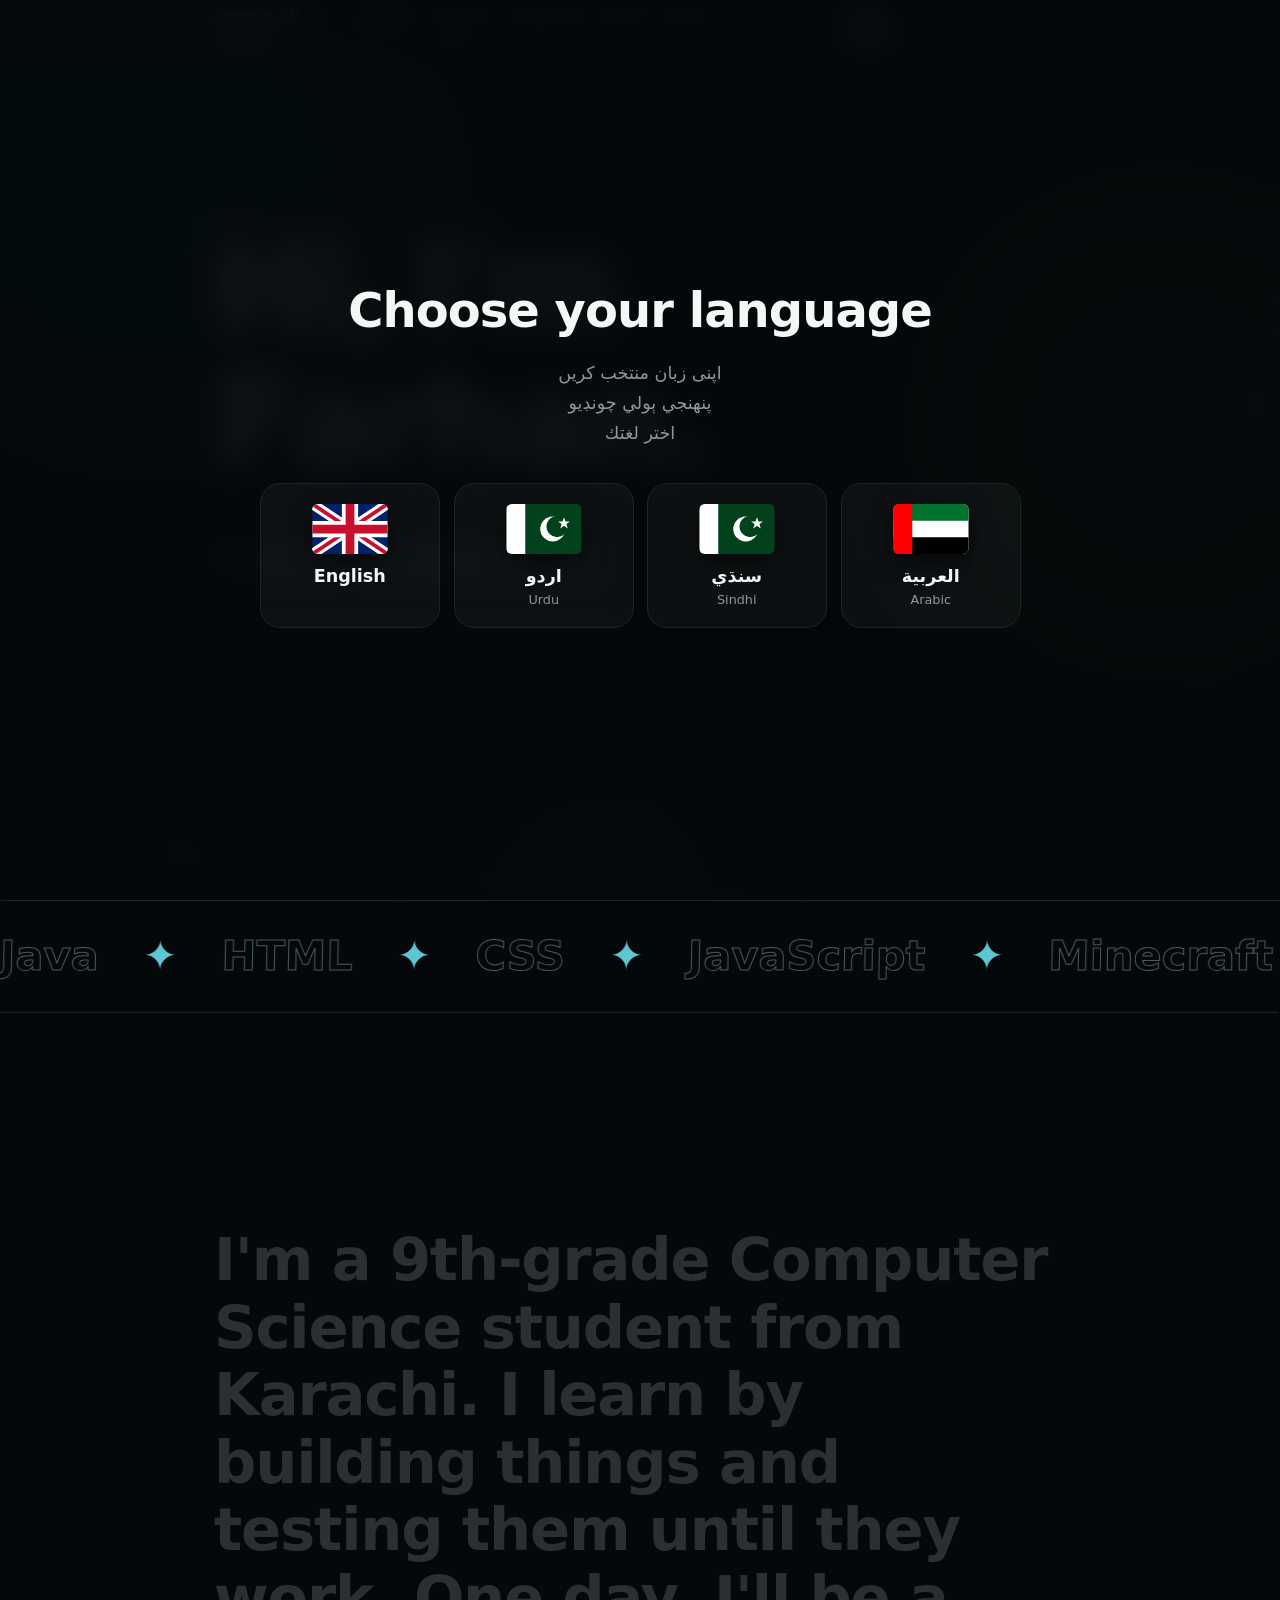
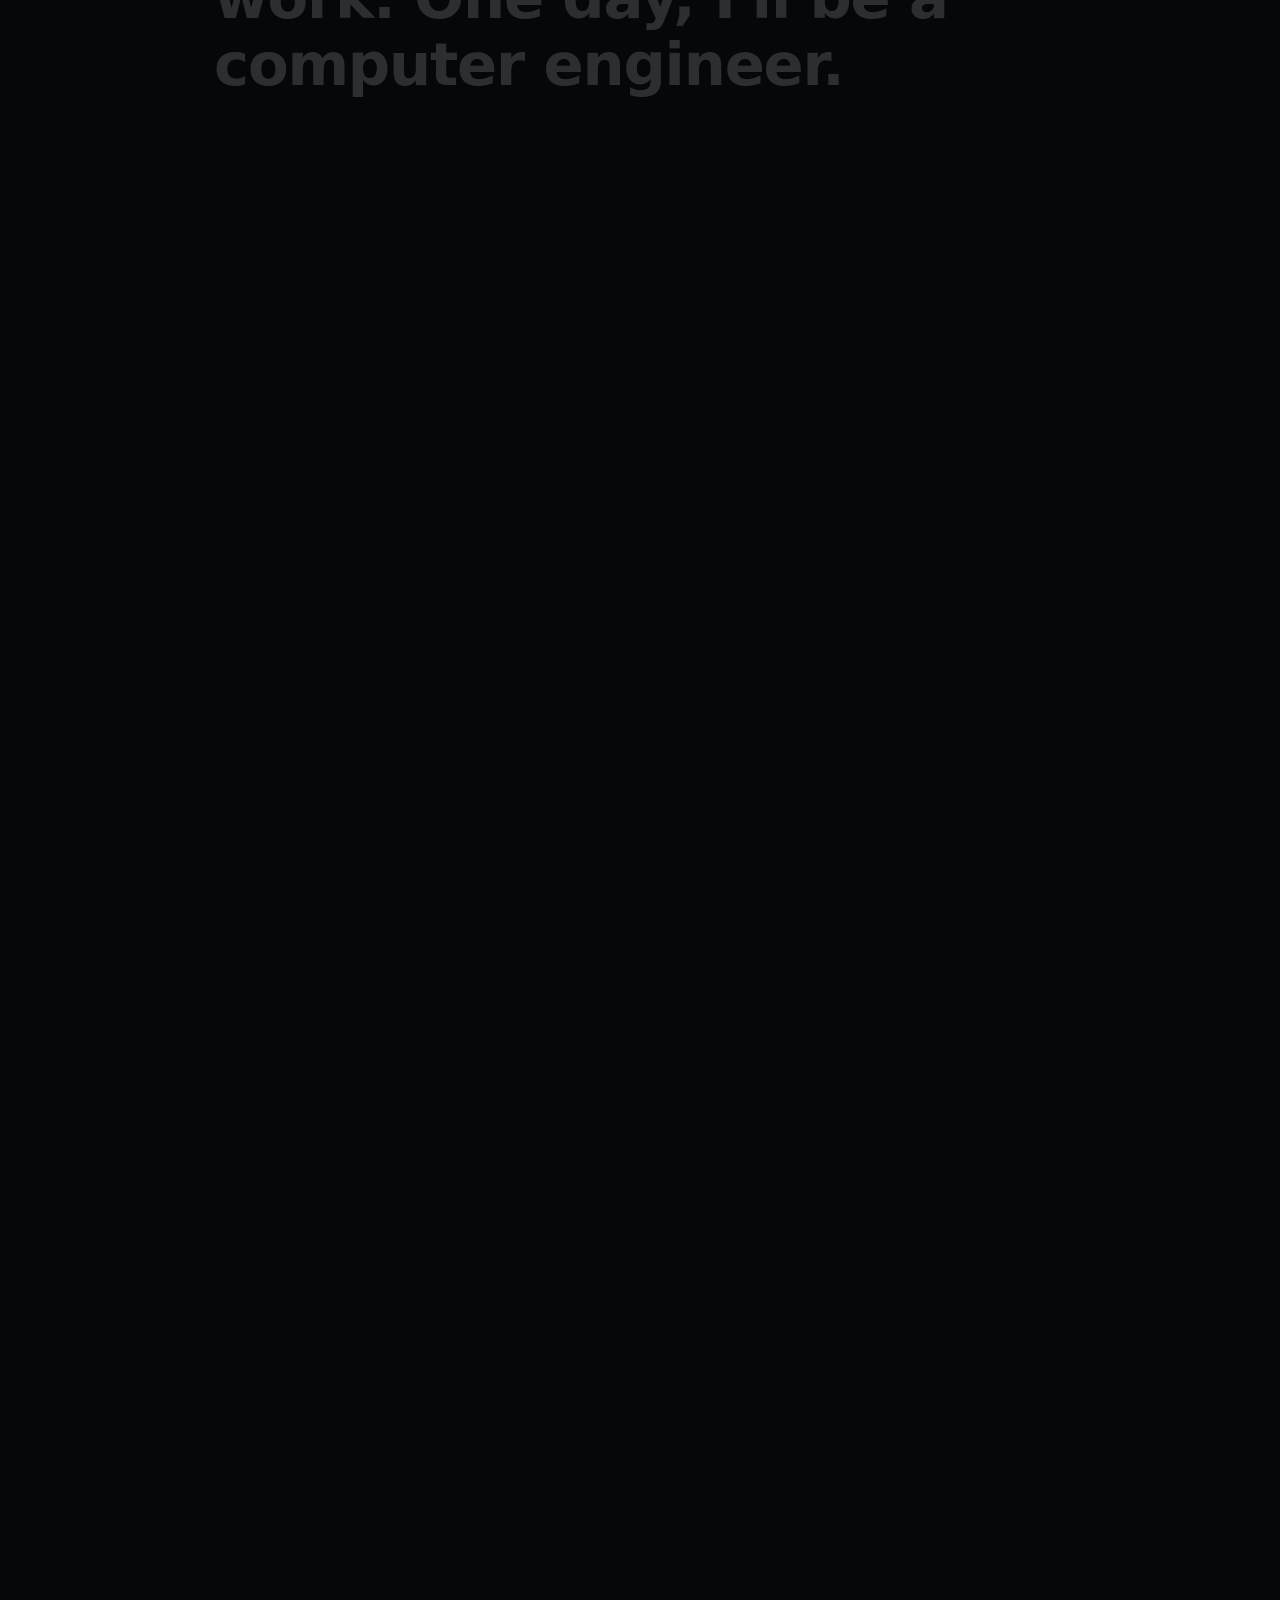
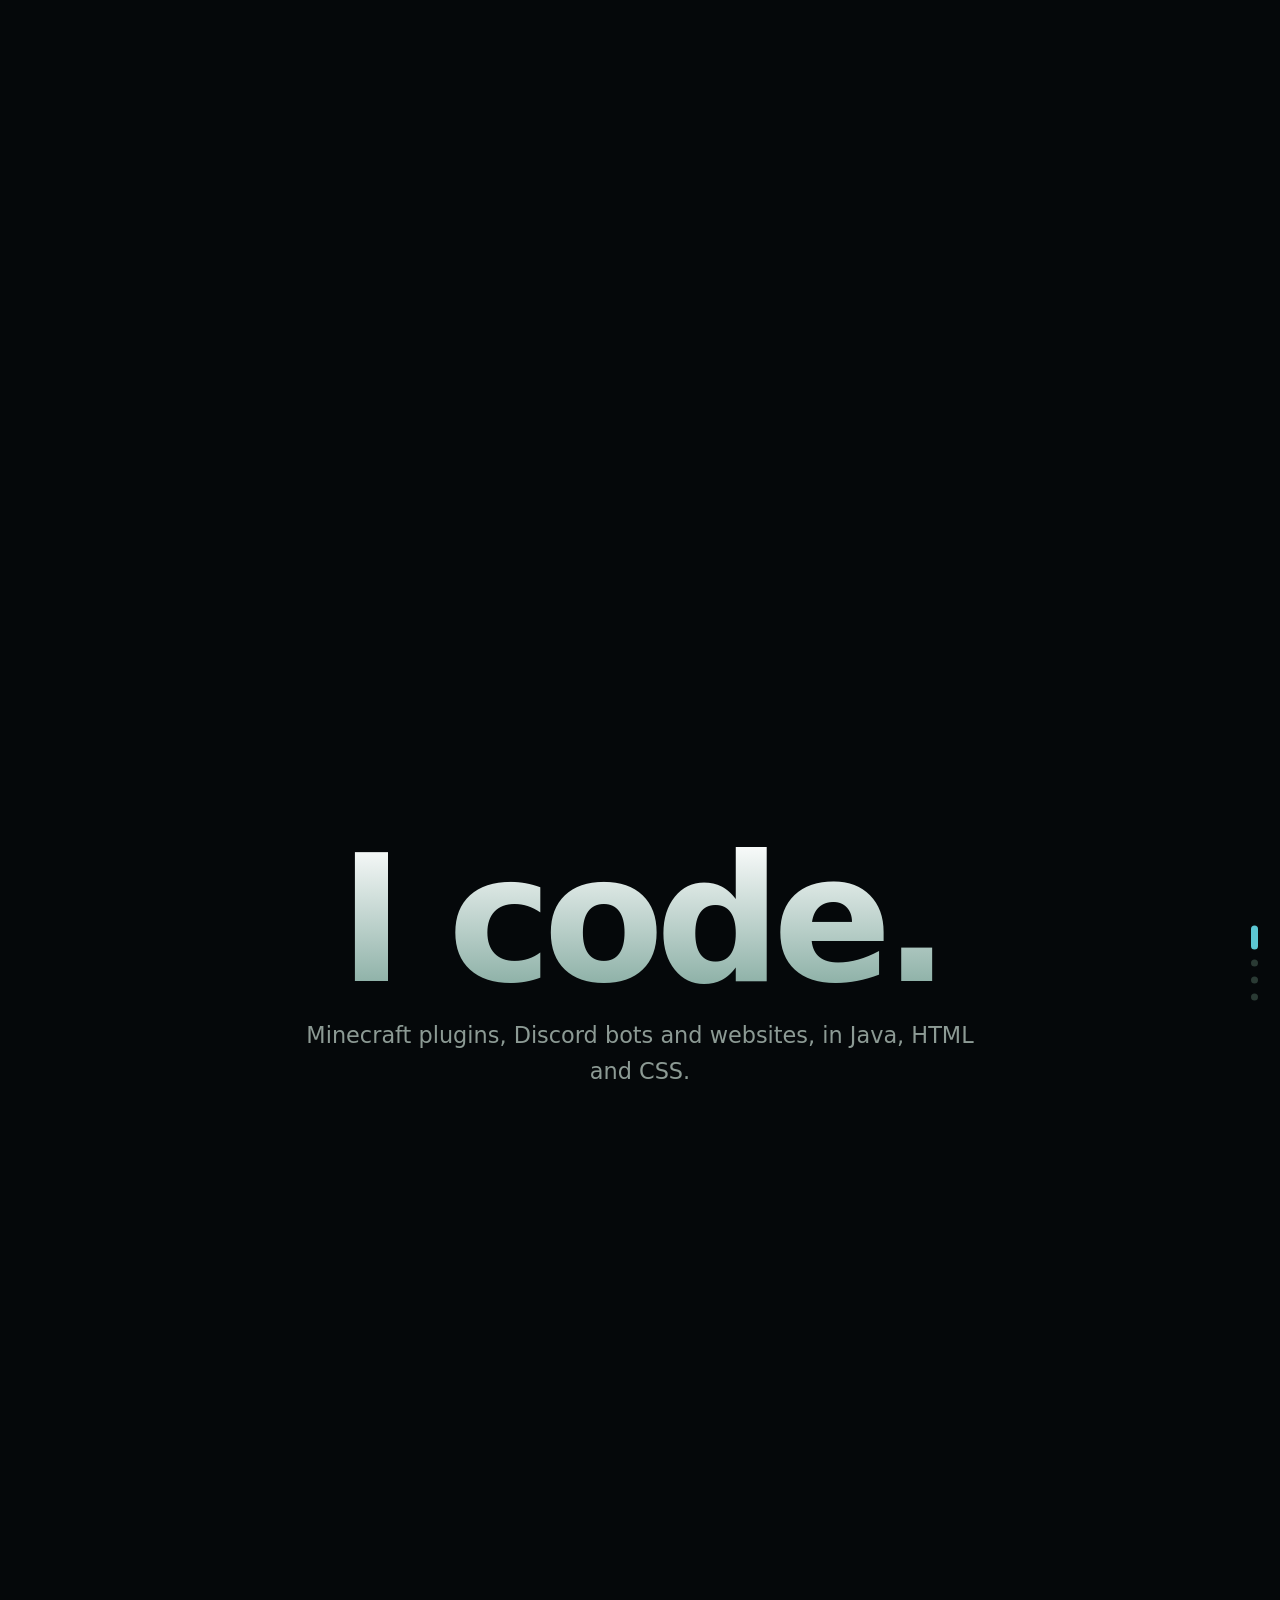
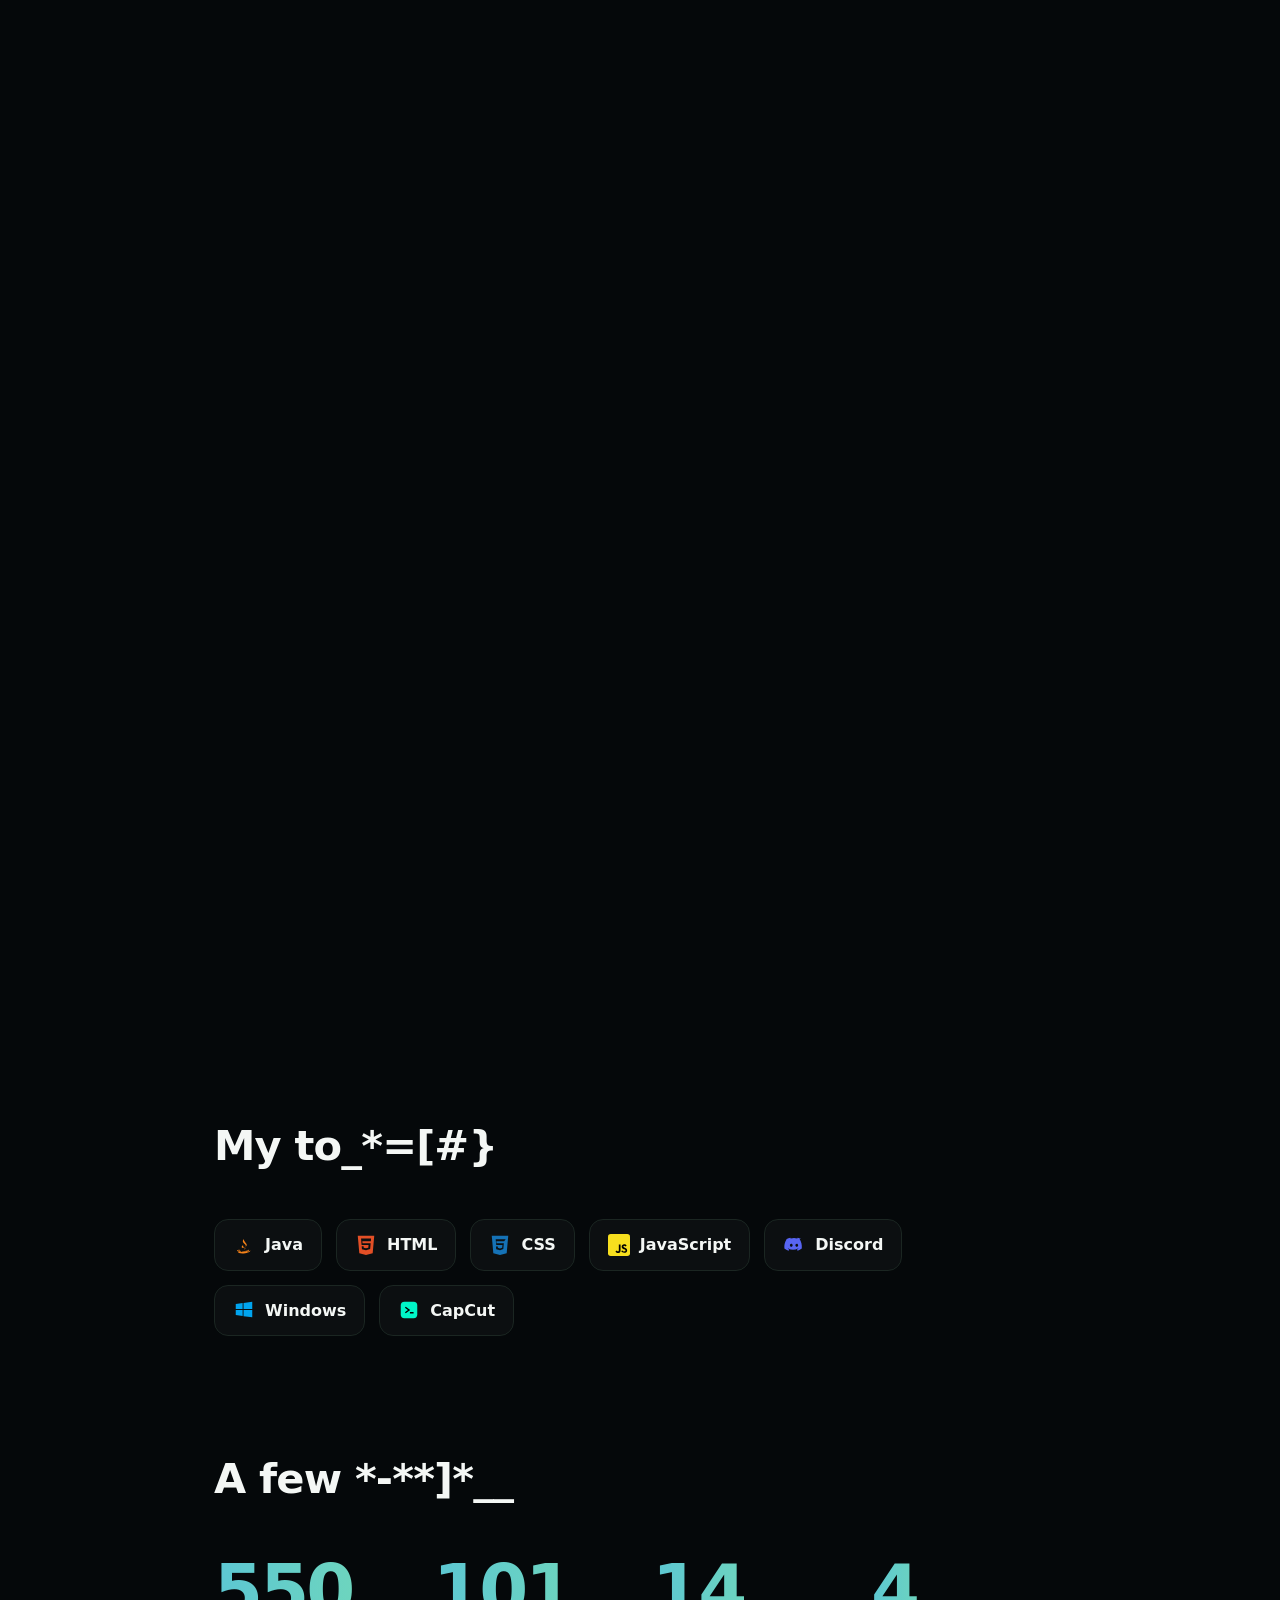
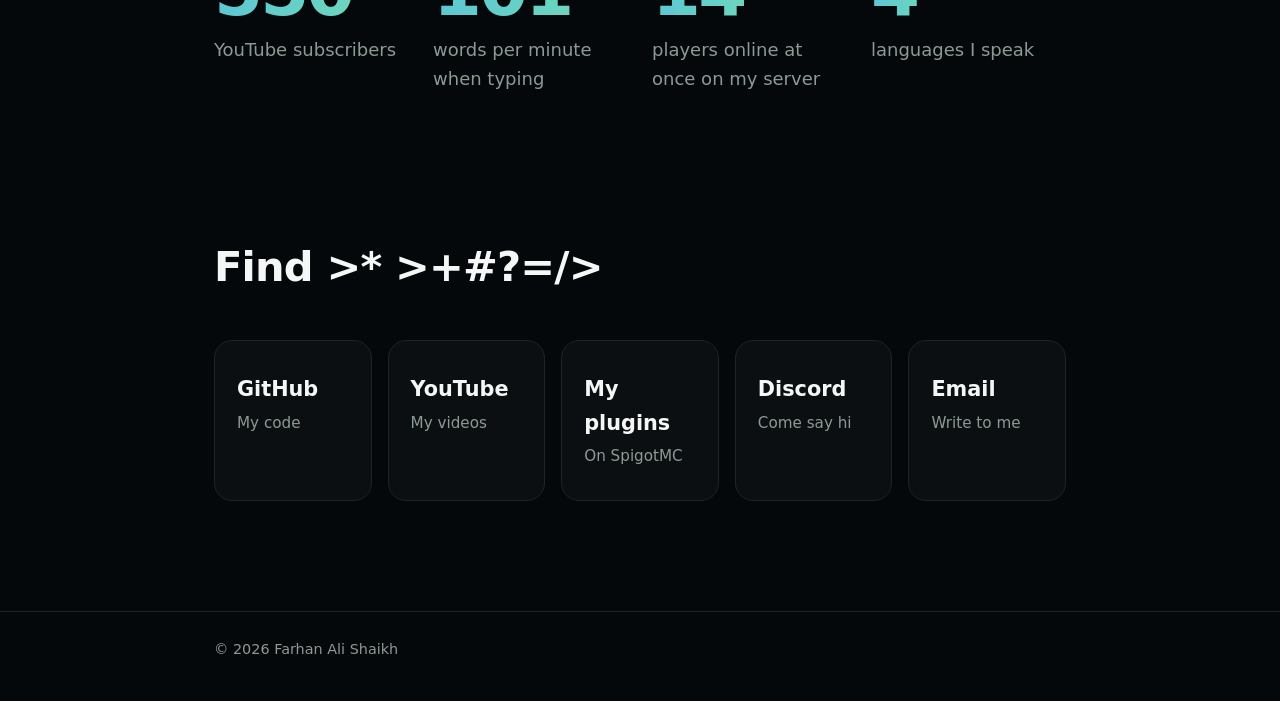
<file: index.html>
<!DOCTYPE html>
<html lang="en" dir="ltr">
<head>
<meta charset="utf-8">
<meta name="viewport" content="width=device-width, initial-scale=1">
<title>Farhan Ali Shaikh</title>
<meta name="description" content="Hi, I'm Farhan, a 9th-grade Computer Science student from Karachi who codes, fixes computers, makes videos and teaches.">
<meta name="theme-color" content="#05080a">
<link rel="preconnect" href="https://fonts.googleapis.com"><link rel="preconnect" href="https://fonts.gstatic.com" crossorigin>
<link href="https://fonts.googleapis.com/css2?family=Noto+Naskh+Arabic:wght@500;700&display=swap" rel="stylesheet">
<script>if(!matchMedia('(prefers-reduced-motion: reduce)').matches)document.documentElement.classList.add('fx');</script>
<link rel="stylesheet" href="style.css">
</head>
<body>
<div id="bar"></div>
<div class="dotnav" role="navigation" aria-label="Section jump">
  <button data-t="#top" data-lbl="Top" aria-label="Top"></button>
  <button data-t="#about" data-lbl="About" aria-label="About"></button>
  <button data-t="#do" data-lbl="What I do" aria-label="What I do"></button>
  <button data-t="#tools" data-lbl="Toolbox" aria-label="Toolbox"></button>
  <button data-t="#find" data-lbl="Find me" aria-label="Find me"></button>
</div>
<button id="totop" aria-label="Back to top"><svg viewBox="0 0 24 24"><path d="M12 19V5M5 12l7-7 7 7"/></svg></button>
<div id="pick" role="dialog" aria-modal="true" aria-label="Choose your language"><div class="pk"><h2>Choose your language</h2><p lang="ur" dir="rtl">اپنی زبان منتخب کریں</p><p lang="sd" dir="rtl">پنهنجي ٻولي چونڊيو</p><p lang="ar" dir="rtl">اختر لغتك</p></div><div class="fl"><button data-l="en" style="--n:0"><svg viewBox="0 0 60 40" aria-hidden="true"><rect width="60" height="40" fill="#012169"/><path d="M0 0L60 40M60 0L0 40" stroke="#fff" stroke-width="8"/><path d="M0 0L60 40M60 0L0 40" stroke="#C8102E" stroke-width="3"/><path d="M30 0V40M0 20H60" stroke="#fff" stroke-width="13"/><path d="M30 0V40M0 20H60" stroke="#C8102E" stroke-width="7"/></svg><span>English</span></button><button data-l="ur" style="--n:1"><svg viewBox="0 0 60 40" aria-hidden="true"><rect width="60" height="40" fill="#01411C"/><rect width="15" height="40" fill="#fff"/><circle cx="37" cy="20" r="10" fill="#fff"/><circle cx="40.5" cy="18" r="8.5" fill="#01411C"/><path d="M46 10.5l1.2 3.4h3.6l-2.9 2.1 1.1 3.5-3-2.1-3 2.1 1.1-3.5-2.9-2.1h3.6z" fill="#fff"/></svg><span>اردو</span><small>Urdu</small></button><button data-l="sd" style="--n:2"><svg viewBox="0 0 60 40" aria-hidden="true"><rect width="60" height="40" fill="#01411C"/><rect width="15" height="40" fill="#fff"/><circle cx="37" cy="20" r="10" fill="#fff"/><circle cx="40.5" cy="18" r="8.5" fill="#01411C"/><path d="M46 10.5l1.2 3.4h3.6l-2.9 2.1 1.1 3.5-3-2.1-3 2.1 1.1-3.5-2.9-2.1h3.6z" fill="#fff"/></svg><span>سنڌي</span><small>Sindhi</small></button><button data-l="ar" style="--n:3"><svg viewBox="0 0 60 40" aria-hidden="true"><rect width="60" height="40" fill="#fff"/><rect width="60" height="13.4" fill="#00732F"/><rect y="26.6" width="60" height="13.4" fill="#000"/><rect width="15" height="40" fill="#F00"/></svg><span>العربية</span><small>Arabic</small></button></div></div>
<div id="intro" aria-hidden="true"><div class="curt c1"></div><div class="curt c2"></div><div class="il"><div class="iname" id="iname"></div><div class="ib"><i id="ifill"></i></div><div class="ip" id="ipct">0%</div></div></div>
<div id="toast" data-i="egg" role="status">You found the secret!</div>

<nav aria-label="Main"><div class="wrap">
  <a class="brand" href="#top" data-i="brand">Farhan Ali Shaikh</a>
  <span class="nl"><a href="#about" data-i="n1">About</a><a href="#do" data-i="n2">What I do</a><a href="projects.html" data-i="n4">Projects</a><a href="now.html" data-i="n5">Now</a><a href="#find" data-i="n3">Find me</a></span>
  <button id="snd" type="button" aria-label="Sound" aria-pressed="true"><svg viewBox="0 0 24 24"><path d="M4 9v6h4l5 4V5L8 9z"/><path class="wv" d="M16.5 8.5a5 5 0 010 7M19 6a8.5 8.5 0 010 12"/><path class="x" d="M17 9l5 6M22 9l-5 6"/></svg></button>
  <div class="themes"><button class="tbtn" id="tbtn" type="button" aria-label="Theme" aria-haspopup="true" aria-expanded="false"><svg viewBox="0 0 24 24" fill="none" stroke="currentColor" stroke-width="2"><circle cx="12" cy="12" r="9"/><circle cx="12" cy="12" r="2.4" fill="currentColor" stroke="none"/></svg></button>
    <div class="tmenu" id="tmenu" role="menu"><span class="lbl" data-i="thlbl">Theme</span>
      <button data-th="ocean" style="background:linear-gradient(135deg,#5CC7D3,#7FE3A8)" aria-label="Ocean"></button>
      <button data-th="sunset" style="background:linear-gradient(135deg,#FF9F5A,#FF6B9E)" aria-label="Sunset"></button>
      <button data-th="purple" style="background:linear-gradient(135deg,#B98CFF,#7FE3E3)" aria-label="Purple Haze"></button>
      <button data-th="forest" style="background:linear-gradient(135deg,#8FD17A,#C9E265)" aria-label="Forest"></button>
      <button data-th="mono" style="background:linear-gradient(135deg,#DADADA,#8A8A8A)" aria-label="Mono"></button>
      <button data-th="legend" class="locked" style="background:linear-gradient(135deg,#F0C24B,#4A360A)" aria-label="Legend (find all 3 shards to unlock)" title="Find all 3 shards to unlock"></button>
    </div>
  </div>
  <div class="lang" role="group" aria-label="Language"><button data-l="en">EN</button><button data-l="ur">اردو</button><button data-l="sd">سنڌي</button><button data-l="ar">عربي</button></div>
</div></nav>

<main id="top">
  <section class="hero">
    <div class="blob b1"></div><div class="blob b2"></div><div class="blob b3"></div>
    <div class="wrap" id="hc">
      <h1 id="h1" data-i="h1">Hi, I'm Farhan.</h1>
      <p class="type"><span class="sr" data-i="sr">I code Minecraft plugins, Discord bots, websites and more.</span><span aria-hidden="true"><span data-i="tp">I code</span> <span id="word"></span><span class="cur"></span></span></p>
      <p class="lead" data-i="lead">A 9th-grade student from Karachi who loves computers.</p>
    </div>
    <div class="clk"><span data-i="clk">Karachi time</span><b id="clock"></b><i class="shard" data-shard="1" aria-hidden="true"></i></div>
    <div class="cue" aria-hidden="true"></div>
  </section>
  <div class="marq" aria-hidden="true"><div class="track" id="track"><span>Java</span><span>HTML</span><span>CSS</span><span>JavaScript</span><span>Minecraft</span><span>Discord</span><span>CapCut</span><span>Windows</span></div></div>

  <section class="scene" id="about"><div class="stage"><div class="wrap">
    <p class="story" id="story" data-i="story">I'm a 9th-grade Computer Science student from Karachi. I learn by building things and testing them until they work. One day, I'll be a computer engineer.</p>
  </div></div></section>

  <section class="scene" id="do"><div class="stage">
    <div class="dots" aria-hidden="true"><i></i><i></i><i></i><i></i></div>
    <div class="panels">
      <div class="panel"><h2 data-i="p1">I code.</h2><p data-i="q1">Minecraft plugins, Discord bots and websites, in Java, HTML and CSS.</p></div>
      <div class="panel"><h2 data-i="p2">I fix.</h2><p data-i="q2">Windows installs, software problems, and RAM, disk and motherboard checks.</p></div>
      <div class="panel"><h2 data-i="p3">I create.</h2><p data-i="q3">A YouTube channel of random fun videos, with 600+ subscribers.</p></div>
      <div class="panel"><h2 data-i="p4">I teach.</h2><p data-i="q4">I explain tech simply, so my friends can do it themselves.</p></div>
    </div>
  </div></section>

  <section class="tools"><div class="wrap">
    <h3 class="rv" data-i="t0">My toolbox.</h3>
    <div class="chips rv">
      <div class="chip"><svg viewBox="0 0 24 24" fill="#f58219"><path d="M8.5 18.5c3 1.4 8.7 1 10.7-.5-.6 1.7-4.6 3.3-9 3.3-3 0-5-1-5-2.2 0-.7.9-1.3 3.3-1.3-1.1.3-1.6.6-1.6.9 0 .5 1 .9 1.6.8zm2.3-3.3c-1.9-.4-2-1.6.4-3.2-1.7 2.3 3.6 2.3.9 5.1 2.6-1.6 1.6-3.3-1.3-1.9zm1-9.4S9 8 12.4 10.6c3 2.3.8 3.7.8 3.7s2.7-1.4 1.5-3.3C13.4 8.9 11.8 7.8 11.8 5.8zM17 16.3s1.2.9-1.3 1.7c-2.4.7-9.6.9-9.7 0 0-.4.7-.7 1.6-.9-1.9.1-4.1.6-2.6 1.4 4.7 2.4 15.2.9 12-2.2z"/></svg><span data-i="t1">Java</span></div>
      <div class="chip"><svg viewBox="0 0 24 24" fill="#e34f26"><path d="M3 2l1.7 18.9L12 23l7.3-2.1L21 2zm14.3 6H8l.2 2.1h8.9l-.6 6.3L12 17.7l-4.4-1.2-.3-3.1h2.1l.1 1.5 2.5.7 2.5-.7.3-3H7.2L6.6 5h10.9z"/></svg><span data-i="t2">HTML</span></div>
      <div class="chip"><svg viewBox="0 0 24 24" fill="#1572b6"><path d="M3 2l1.7 18.9L12 23l7.3-2.1L21 2zm13.5 6H8l.2 2h8l-.6 6.3L12 17.7l-4.1-1.1-.3-2.9h2l.1 1.4 2.3.6 2.4-.6.3-3H7.9l-.6-6.4h10.9z"/></svg><span data-i="t3">CSS</span></div>
      <div class="chip"><svg viewBox="0 0 24 24" fill="#f7df1e"><rect width="24" height="24" rx="3"/><path fill="#000" d="M15.9 17.9c.4.6.9 1.1 1.9 1.1.8 0 1.3-.4 1.3-1 0-.6-.5-.9-1.4-1.3l-.5-.2c-1.4-.6-2.3-1.3-2.3-2.9 0-1.4 1.1-2.5 2.8-2.5 1.2 0 2.1.4 2.7 1.5l-1.5 1c-.3-.6-.7-.8-1.2-.8-.6 0-.9.3-.9.8 0 .5.3.8 1.1 1.1l.5.2c1.6.7 2.5 1.4 2.5 3 0 1.7-1.3 2.6-3.1 2.6-1.7 0-2.8-.8-3.4-1.9zm-6.3.2c.3.5.6.9 1.2.9.6 0 1-.2 1-1.2v-6.4h1.9v6.5c0 2-1.1 2.9-2.8 2.9-1.5 0-2.4-.8-2.8-1.7z"/></svg><span data-i="t4">JavaScript</span></div>
      <div class="chip"><svg viewBox="0 0 24 24" fill="#5865F2"><path d="M20 5.5A17 17 0 0016 4l-.4.9a15 15 0 00-7.2 0L8 4a17 17 0 00-4 1.5C1.8 9 1.2 12.4 1.5 15.8A17 17 0 006 18.3l.9-1.4a10.6 10.6 0 01-1.7-.8l.4-.3a12 12 0 0010.8 0l.4.3c-.5.3-1.1.6-1.7.8l.9 1.4a17 17 0 004.5-2.5c.4-4.1-.6-7.5-2.5-10.5zM9 14c-.8 0-1.5-.8-1.5-1.7S8.1 10.6 9 10.6s1.5.7 1.5 1.7S9.9 14 9 14zm6 0c-.8 0-1.5-.8-1.5-1.7s.7-1.7 1.5-1.7 1.5.7 1.5 1.7S15.9 14 15 14z"/></svg><span data-i="t5">Discord</span></div>
      <div class="chip"><svg viewBox="0 0 24 24" fill="#00A4EF"><path d="M3 5.5L10.5 4.4V11H3zM11.5 4.3L21 3v8H11.5zM3 12H10.5v6.6L3 17.5zM11.5 12H21v8l-9.5-1.3z"/></svg><span data-i="t6">Windows</span></div>
      <div class="chip"><svg viewBox="0 0 24 24" fill="none" stroke="#000" stroke-width="1.6"><rect x="3" y="3" width="18" height="18" rx="4" fill="#00f6c8" stroke="none"/><path d="M8 9l4 3-4 3M13 15h4" stroke="#000"/></svg><span data-i="t7">CapCut</span></div>
    </div>
  </div></section>
  <section class="stats" id="stats"><div class="wrap">
    <h3 class="rv" data-i="s0">A few numbers.</h3>
    <div class="grid rv">
      <div><div class="num" data-to="600" data-suf="+">0</div><span data-i="s1">YouTube subscribers</span></div>
      <div><div class="num" data-to="110" data-suf="">0</div><span data-i="s2">words per minute when typing</span></div>
      <div><div class="num" data-to="15" data-suf="">0</div><span data-i="s3">players online at once on my server</span></div>
      <div><div class="num" data-to="4" data-suf="">0</div><span data-i="s4">languages I speak</span></div>
    </div>
  </div></section>

  <section class="find" id="find"><div class="wrap">
    <h3 class="rv" data-i="f0">Find me online.</h3>
    <div class="cards rv">
      <a class="card" href="https://github.com/Farhan58901234"><span>GitHub</span><small data-i="f1">My code</small></a>
      <a class="card" href="https://www.youtube.com/@MemeboyFarhan"><span>YouTube</span><small data-i="f2">My videos</small></a>
      <a class="card" href="https://www.spigotmc.org/resources/authors/farhan12.1495896/"><span data-i="f3">My plugins</span><small data-i="f4">On SpigotMC</small></a>
      <a class="card" href="https://discord.gg/zYwBQ67k4z"><span>Discord</span><small data-i="f5">Come say hi</small></a>
      <a class="card" id="mail" href="#"><span data-i="f6">Email</span><small data-i="f7">Write to me</small></a>
    </div>
  </div></section>
</main>
<footer><div class="wrap">&copy; 2026 <span data-i="brand">Farhan Ali Shaikh</span></div></footer>

<script src="script.js" defer></script>
</body>
</html>
</file>
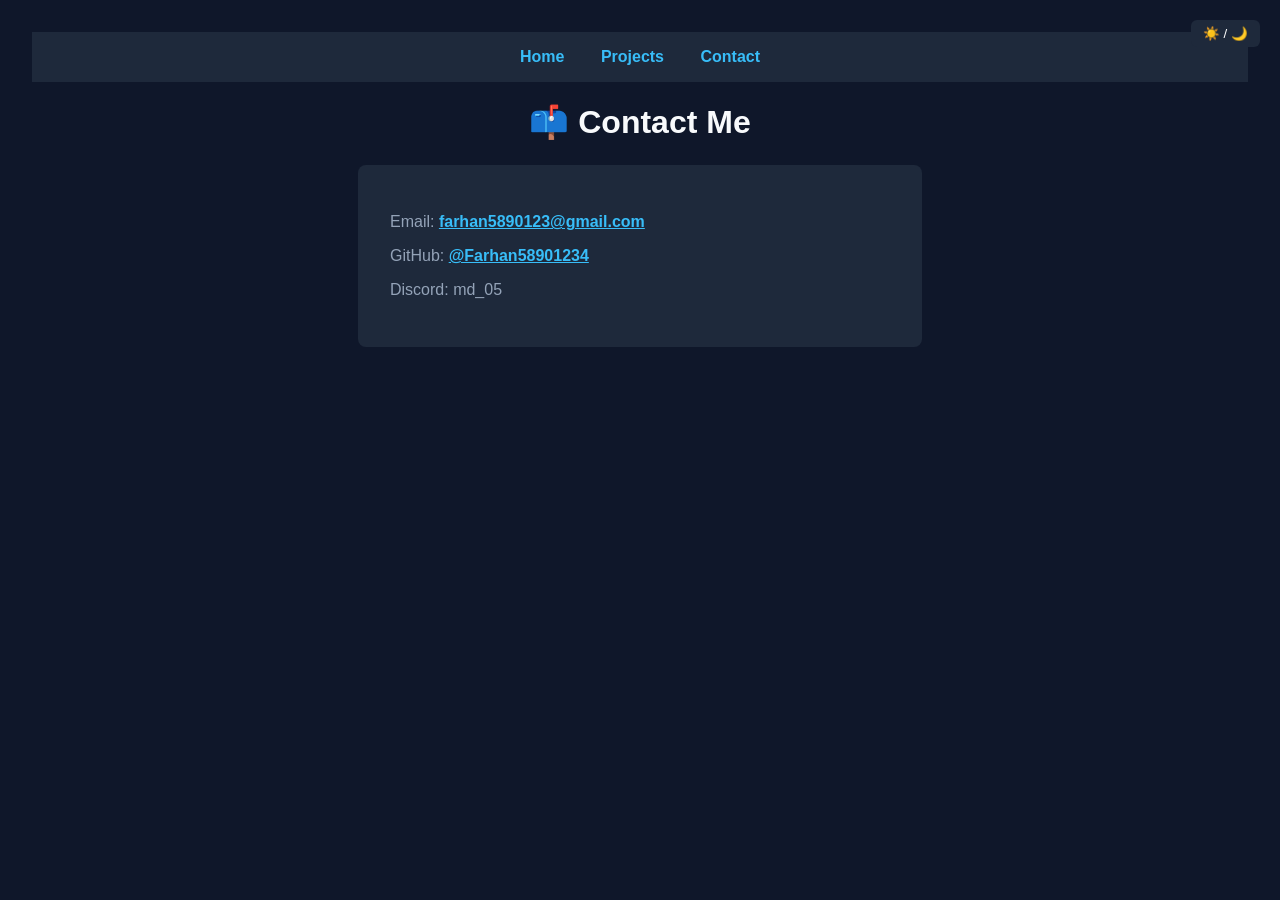
<file: contact.html>
<!DOCTYPE html>
<html lang="en">
<head>
  <meta charset="UTF-8" />
  <meta name="viewport" content="width=device-width, initial-scale=1.0"/>
  <title>Contact | Farhan Ali</title>
  <style>
    body {
      font-family: 'Segoe UI', sans-serif;
      background-color: #0f172a;
      color: #f8fafc;
      margin: 0;
      padding: 2rem;
      transition: background-color 0.4s, color 0.4s;
    }
    body.light {
      background-color: #f1f5f9;
      color: #0f172a;
    }

    nav {
      background: #1e293b;
      padding: 1rem;
      text-align: center;
    }
    nav a {
      color: #38bdf8;
      text-decoration: none;
      margin: 0 1rem;
      font-weight: bold;
    }
    nav a:hover {
      color: #7dd3fc;
    }

    .toggle-mode {
      position: fixed;
      top: 20px;
      right: 20px;
      background: #1e293b;
      color: white;
      padding: 6px 12px;
      border: none;
      border-radius: 6px;
      cursor: pointer;
    }
    body.light .toggle-mode {
      background: #cbd5e1;
      color: #0f172a;
    }

    h1 {
      text-align: center;
      margin-bottom: 1.5rem;
    }

    .contact-box {
      background: #1e293b;
      padding: 2rem;
      border-radius: 8px;
      max-width: 500px;
      margin: auto;
    }

    body.light .contact-box {
      background: #e2e8f0;
    }

    .contact-box a {
      color: #38bdf8;
      font-weight: bold;
    }

    .contact-box p {
      margin: 1rem 0;
      color: #94a3b8;
    }

    body.light .contact-box p {
      color: #475569;
    }
  </style>
</head>
<body>
  <button class="toggle-mode" onclick="toggleMode()">☀️ / 🌙</button>

  <nav>
    <a href="index.html">Home</a>
    <a href="projects.html">Projects</a>
    <a href="contact.html">Contact</a>
  </nav>

  <h1>📫 Contact Me</h1>

  <div class="contact-box">
    <p>Email: <a href="mailto:farhan5890123@gmail.com">farhan5890123@gmail.com</a></p>
    <p>GitHub: <a href="https://github.com/Farhan58901234" target="_blank">@Farhan58901234</a></p>
    <p>Discord: md_05</p>
  </div>

  <script>
    function toggleMode() {
      document.body.classList.toggle('light');
    }
  </script>
</body>
</html>
</file>
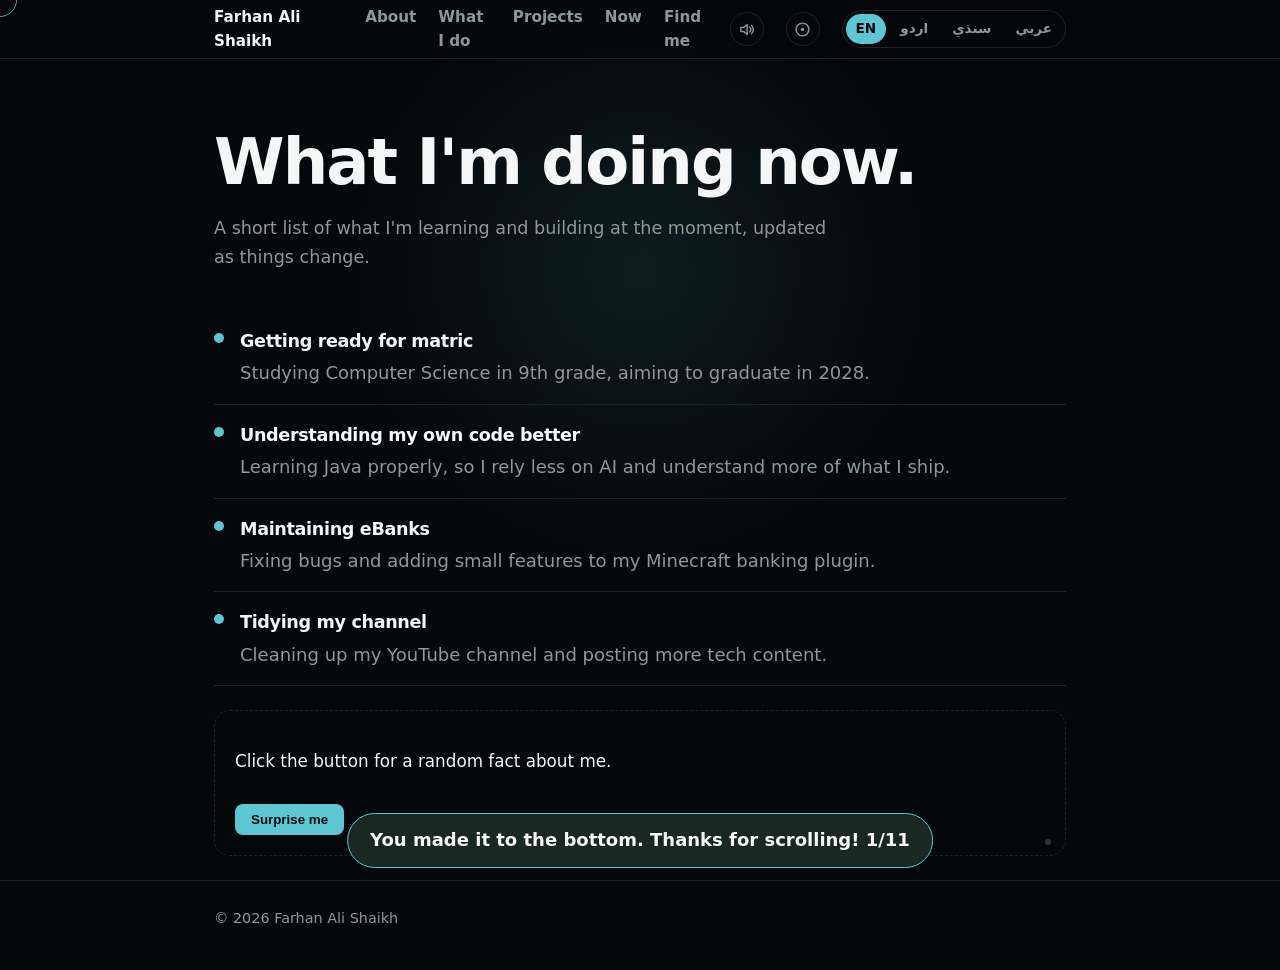
<file: now.html>
<!DOCTYPE html>
<html lang="en" dir="ltr">
<head>
<meta charset="utf-8">
<meta name="viewport" content="width=device-width, initial-scale=1">
<title>Now | Farhan Ali Shaikh</title>
<meta name="description" content="What Farhan Ali Shaikh is currently learning and building.">
<meta name="theme-color" content="#05080a">
<link rel="preconnect" href="https://fonts.googleapis.com"><link rel="preconnect" href="https://fonts.gstatic.com" crossorigin>
<link href="https://fonts.googleapis.com/css2?family=Noto+Naskh+Arabic:wght@500;700&display=swap" rel="stylesheet">
<script>if(!matchMedia('(prefers-reduced-motion: reduce)').matches)document.documentElement.classList.add('fx');</script>
<link rel="stylesheet" href="style.css">
</head>
<body>
<div id="bar"></div>
<button id="totop" aria-label="Back to top"><svg viewBox="0 0 24 24"><path d="M12 19V5M5 12l7-7 7 7"/></svg></button>
<nav aria-label="Main"><div class="wrap">
  <a class="brand" href="index.html" data-i="brand">Farhan Ali Shaikh</a>
  <span class="nl"><a href="index.html#about" data-i="n1">About</a><a href="index.html#do" data-i="n2">What I do</a><a href="projects.html" data-i="n4">Projects</a><a href="now.html" data-i="n5">Now</a><a href="index.html#find" data-i="n3">Find me</a></span>
  <button id="snd" type="button" aria-label="Sound" aria-pressed="true"><svg viewBox="0 0 24 24"><path d="M4 9v6h4l5 4V5L8 9z"/><path class="wv" d="M16.5 8.5a5 5 0 010 7M19 6a8.5 8.5 0 010 12"/><path class="x" d="M17 9l5 6M22 9l-5 6"/></svg></button>
  <div class="themes"><button class="tbtn" id="tbtn" type="button" aria-label="Theme" aria-haspopup="true" aria-expanded="false"><svg viewBox="0 0 24 24" fill="none" stroke="currentColor" stroke-width="2"><circle cx="12" cy="12" r="9"/><circle cx="12" cy="12" r="2.4" fill="currentColor" stroke="none"/></svg></button>
    <div class="tmenu" id="tmenu" role="menu"><span class="lbl" data-i="thlbl">Theme</span>
      <button data-th="ocean" style="background:linear-gradient(135deg,#5CC7D3,#7FE3A8)" aria-label="Ocean"></button>
      <button data-th="sunset" style="background:linear-gradient(135deg,#FF9F5A,#FF6B9E)" aria-label="Sunset"></button>
      <button data-th="purple" style="background:linear-gradient(135deg,#B98CFF,#7FE3E3)" aria-label="Purple Haze"></button>
      <button data-th="forest" style="background:linear-gradient(135deg,#8FD17A,#C9E265)" aria-label="Forest"></button>
      <button data-th="mono" style="background:linear-gradient(135deg,#DADADA,#8A8A8A)" aria-label="Mono"></button>
      <button data-th="legend" class="locked" style="background:linear-gradient(135deg,#F0C24B,#4A360A)" aria-label="Legend (find all 3 shards to unlock)" title="Find all 3 shards to unlock"></button>
    </div>
  </div>
  <div class="lang" role="group" aria-label="Language"><button data-l="en">EN</button><button data-l="ur">اردو</button><button data-l="sd">سنڌي</button><button data-l="ar">عربي</button></div>
</div></nav>

<main>
  <section class="pgtop"><div class="wrap">
    <h1 data-i="now_h1">What I'm doing now.</h1>
    <p data-i="now_lead">A short list of what I'm learning and building at the moment, updated as things change.</p>
  </div></section>

  <section><div class="wrap">
    <div class="now-item"><span class="dot"></span><div><h3 data-i="now_t1">Getting ready for matric</h3><p data-i="now_p1">Studying Computer Science in 9th grade, aiming to graduate in 2028.</p></div></div>
    <div class="now-item"><span class="dot"></span><div><h3 data-i="now_t2">Understanding my own code better</h3><p data-i="now_p2">Learning Java properly, so I rely less on AI and understand more of what I ship.</p></div></div>
    <div class="now-item"><span class="dot"></span><div><h3 data-i="now_t3">Maintaining eBanks</h3><p data-i="now_p3">Fixing bugs and adding small features to my Minecraft banking plugin.</p></div></div>
    <div class="now-item"><span class="dot"></span><div><h3 data-i="now_t4">Tidying my channel</h3><p data-i="now_p4">Cleaning up my YouTube channel and posting more tech content.</p></div></div>

    <div class="fact">
      <p id="factText" data-i="now_fact0">Click the button for a random fact about me.</p>
      <button id="factBtn" type="button" data-i="now_factbtn">Surprise me</button>
      <i class="shard" data-shard="3" aria-hidden="true"></i>
    </div>
  </div></section>
</main>
<footer><div class="wrap">&copy; 2026 <span data-i="brand">Farhan Ali Shaikh</span></div></footer>
<div id="toast" data-i="egg" role="status">You found the secret!</div>
<script src="script.js" defer></script>
</body>
</html>
</file>
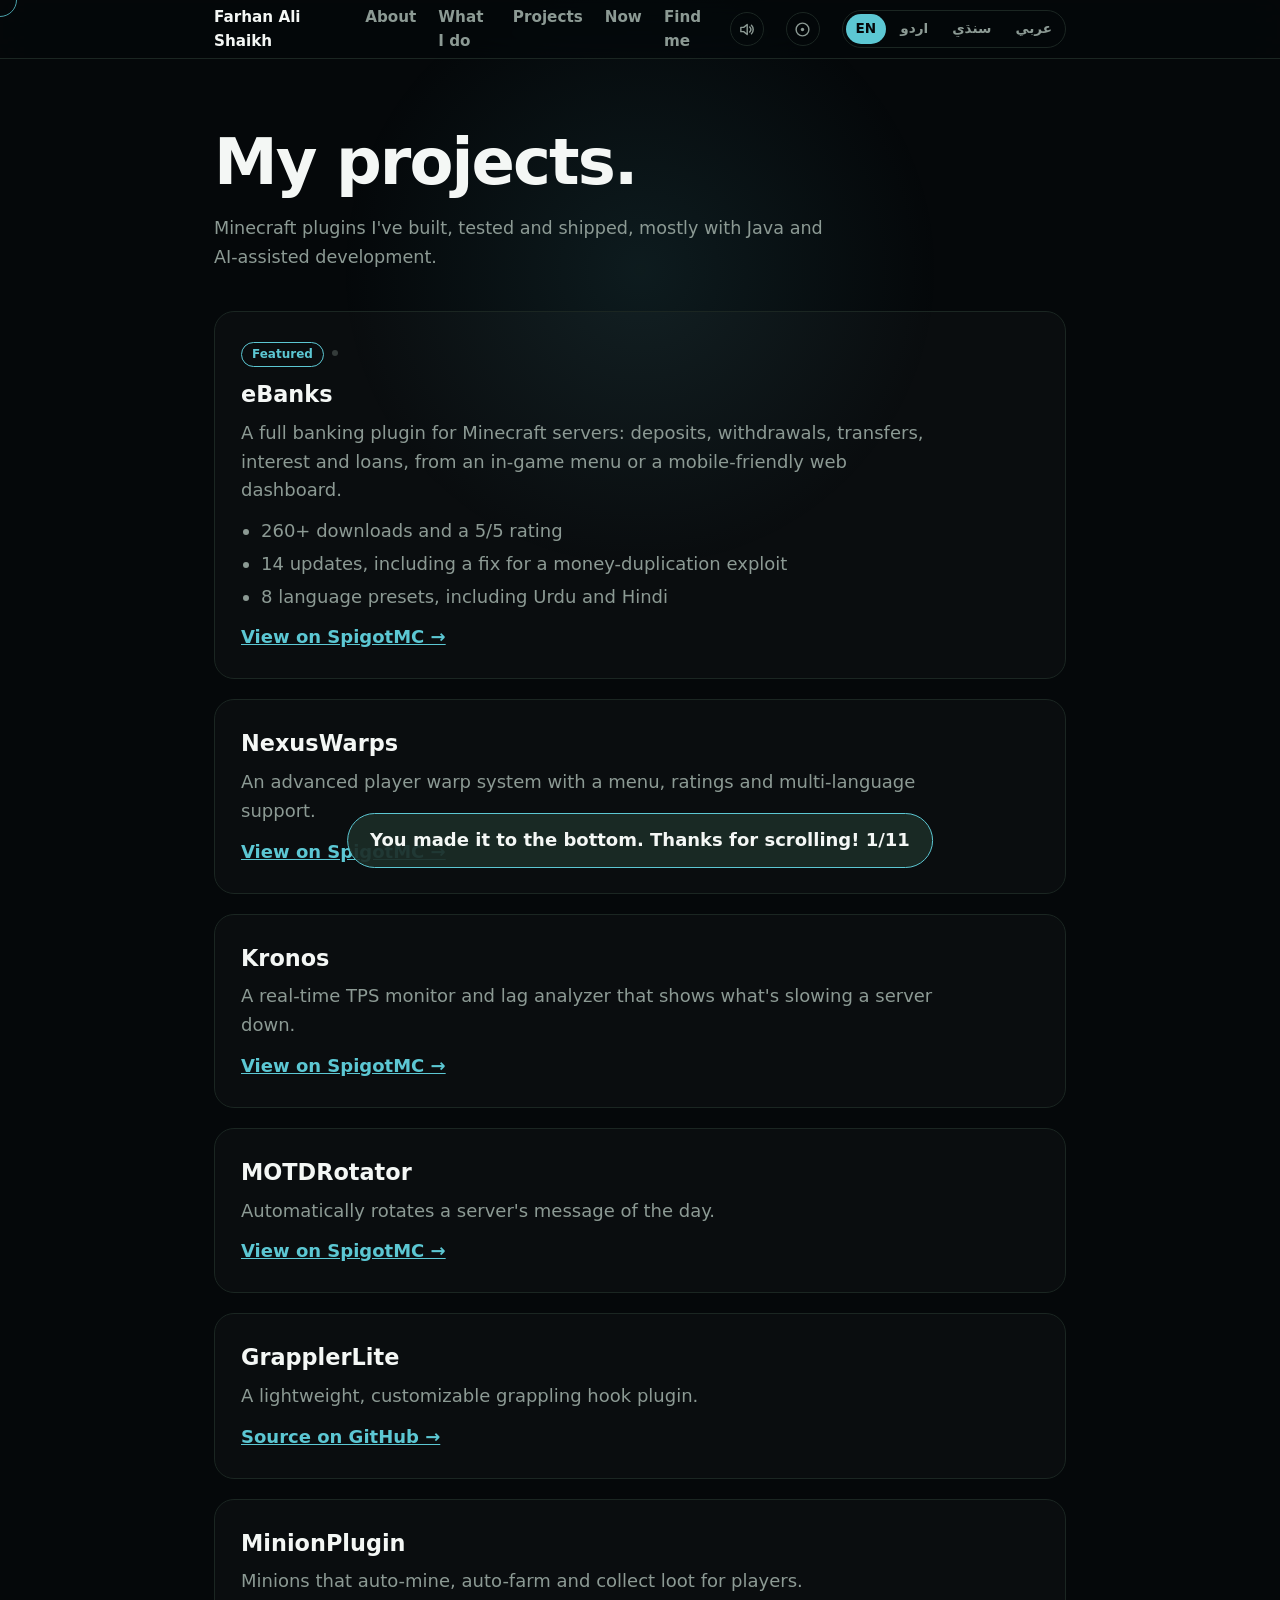
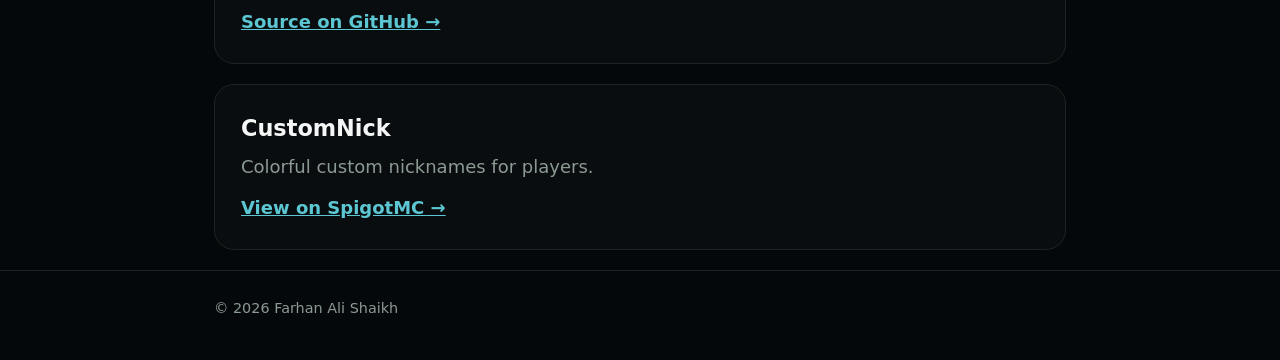
<file: projects.html>
<!DOCTYPE html>
<html lang="en" dir="ltr">
<head>
<meta charset="utf-8">
<meta name="viewport" content="width=device-width, initial-scale=1">
<title>Projects | Farhan Ali Shaikh</title>
<meta name="description" content="Minecraft plugins and other projects built by Farhan Ali Shaikh.">
<meta name="theme-color" content="#05080a">
<link rel="preconnect" href="https://fonts.googleapis.com"><link rel="preconnect" href="https://fonts.gstatic.com" crossorigin>
<link href="https://fonts.googleapis.com/css2?family=Noto+Naskh+Arabic:wght@500;700&display=swap" rel="stylesheet">
<script>if(!matchMedia('(prefers-reduced-motion: reduce)').matches)document.documentElement.classList.add('fx');</script>
<link rel="stylesheet" href="style.css">
</head>
<body>
<div id="bar"></div>
<button id="totop" aria-label="Back to top"><svg viewBox="0 0 24 24"><path d="M12 19V5M5 12l7-7 7 7"/></svg></button>
<nav aria-label="Main"><div class="wrap">
  <a class="brand" href="index.html" data-i="brand">Farhan Ali Shaikh</a>
  <span class="nl"><a href="index.html#about" data-i="n1">About</a><a href="index.html#do" data-i="n2">What I do</a><a href="projects.html" data-i="n4">Projects</a><a href="now.html" data-i="n5">Now</a><a href="index.html#find" data-i="n3">Find me</a></span>
  <button id="snd" type="button" aria-label="Sound" aria-pressed="true"><svg viewBox="0 0 24 24"><path d="M4 9v6h4l5 4V5L8 9z"/><path class="wv" d="M16.5 8.5a5 5 0 010 7M19 6a8.5 8.5 0 010 12"/><path class="x" d="M17 9l5 6M22 9l-5 6"/></svg></button>
  <div class="themes"><button class="tbtn" id="tbtn" type="button" aria-label="Theme" aria-haspopup="true" aria-expanded="false"><svg viewBox="0 0 24 24" fill="none" stroke="currentColor" stroke-width="2"><circle cx="12" cy="12" r="9"/><circle cx="12" cy="12" r="2.4" fill="currentColor" stroke="none"/></svg></button>
    <div class="tmenu" id="tmenu" role="menu"><span class="lbl" data-i="thlbl">Theme</span>
      <button data-th="ocean" style="background:linear-gradient(135deg,#5CC7D3,#7FE3A8)" aria-label="Ocean"></button>
      <button data-th="sunset" style="background:linear-gradient(135deg,#FF9F5A,#FF6B9E)" aria-label="Sunset"></button>
      <button data-th="purple" style="background:linear-gradient(135deg,#B98CFF,#7FE3E3)" aria-label="Purple Haze"></button>
      <button data-th="forest" style="background:linear-gradient(135deg,#8FD17A,#C9E265)" aria-label="Forest"></button>
      <button data-th="mono" style="background:linear-gradient(135deg,#DADADA,#8A8A8A)" aria-label="Mono"></button>
      <button data-th="legend" class="locked" style="background:linear-gradient(135deg,#F0C24B,#4A360A)" aria-label="Legend (find all 3 shards to unlock)" title="Find all 3 shards to unlock"></button>
    </div>
  </div>
  <div class="lang" role="group" aria-label="Language"><button data-l="en">EN</button><button data-l="ur">اردو</button><button data-l="sd">سنڌي</button><button data-l="ar">عربي</button></div>
</div></nav>

<main>
  <section class="pgtop"><div class="wrap">
    <h1 data-i="pr_h1">My projects.</h1>
    <p data-i="pr_lead">Minecraft plugins I've built, tested and shipped, mostly with Java and AI-assisted development.</p>
  </div></section>

  <section><div class="wrap">
    <div class="pcard">
      <span class="tag" data-i="pr_tag1">Featured</span><i class="shard" data-shard="2" aria-hidden="true"></i>
      <h2>eBanks</h2>
      <p data-i="pr_desc1">A full banking plugin for Minecraft servers: deposits, withdrawals, transfers, interest and loans, from an in-game menu or a mobile-friendly web dashboard.</p>
      <ul>
        <li data-i="pr_li1">260+ downloads and a 5/5 rating</li>
        <li data-i="pr_li2">14 updates, including a fix for a money-duplication exploit</li>
        <li data-i="pr_li3">8 language presets, including Urdu and Hindi</li>
      </ul>
      <a class="go" href="https://www.spigotmc.org/resources/ebanks-banking-loans-gui-web-interface.133082/" data-i="pr_link1">View on SpigotMC &rarr;</a>
    </div>

    <div class="pcard">
      <h2>NexusWarps</h2>
      <p data-i="pr_d_nexus">An advanced player warp system with a menu, ratings and multi-language support.</p>
      <a class="go" href="https://www.spigotmc.org/resources/nexuswarps-%E2%80%94-advanced-player-warp-system.133419/" data-i="pr_view">View on SpigotMC &rarr;</a>
    </div>

    <div class="pcard">
      <h2>Kronos</h2>
      <p data-i="pr_d_kronos">A real-time TPS monitor and lag analyzer that shows what's slowing a server down.</p>
      <a class="go" href="https://www.spigotmc.org/resources/kronos-%E2%9A%A1-real-time-tps-monitor-lag-analyzer.133035/" data-i="pr_view">View on SpigotMC &rarr;</a>
    </div>

    <div class="pcard">
      <h2>MOTDRotator</h2>
      <p data-i="pr_d_motd">Automatically rotates a server's message of the day.</p>
      <a class="go" href="https://www.spigotmc.org/resources/%E2%9E%A4-motdrotator-%E2%80%93-rotate-your-server-motd-automatically.127195/" data-i="pr_view">View on SpigotMC &rarr;</a>
    </div>

    <div class="pcard">
      <h2>GrapplerLite</h2>
      <p data-i="pr_d_grappler">A lightweight, customizable grappling hook plugin.</p>
      <a class="go" href="https://github.com/Farhan58901234/GrapplerLite" data-i="pr_source">Source on GitHub &rarr;</a>
    </div>

    <div class="pcard">
      <h2>MinionPlugin</h2>
      <p data-i="pr_d_minion">Minions that auto-mine, auto-farm and collect loot for players.</p>
      <a class="go" href="https://github.com/Farhan58901234/MinionPlugin" data-i="pr_source">Source on GitHub &rarr;</a>
    </div>

    <div class="pcard">
      <h2>CustomNick</h2>
      <p data-i="pr_d_custom">Colorful custom nicknames for players.</p>
      <a class="go" href="https://www.spigotmc.org/resources/customnick-1-8-1-20.114371/" data-i="pr_view">View on SpigotMC &rarr;</a>
    </div>
  </div></section>
</main>
<footer><div class="wrap">&copy; 2026 <span data-i="brand">Farhan Ali Shaikh</span></div></footer>
<div id="toast" data-i="egg" role="status">You found the secret!</div>
<script src="script.js" defer></script>
</body>
</html>
</file>
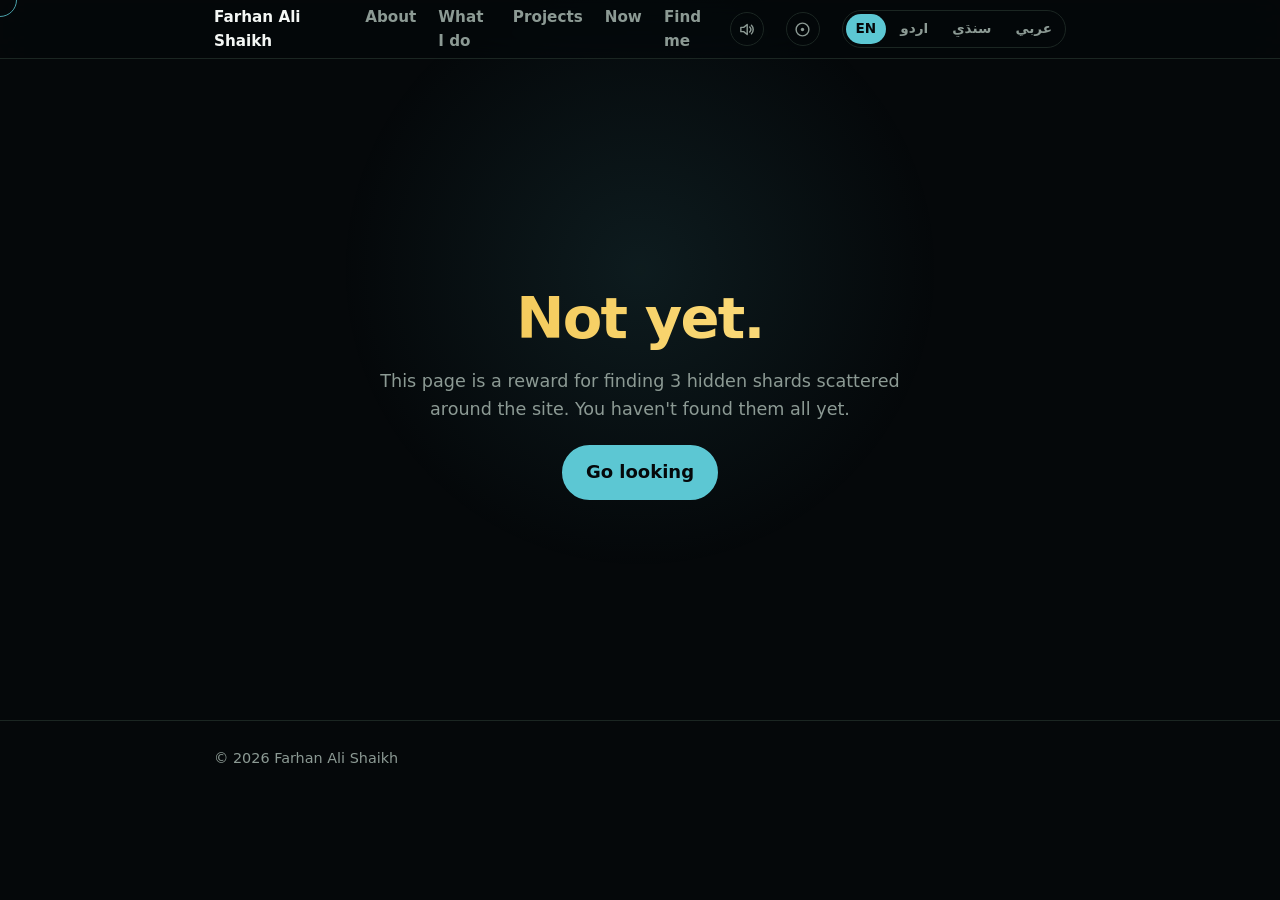
<file: secret.html>
<!DOCTYPE html>
<html lang="en" dir="ltr">
<head>
<meta charset="utf-8">
<meta name="viewport" content="width=device-width, initial-scale=1">
<title>Secret | Farhan Ali Shaikh</title>
<meta name="description" content="A secret page, for those who found all 3 hidden shards.">
<meta name="theme-color" content="#05080a">
<link rel="preconnect" href="https://fonts.googleapis.com"><link rel="preconnect" href="https://fonts.gstatic.com" crossorigin>
<link href="https://fonts.googleapis.com/css2?family=Noto+Naskh+Arabic:wght@500;700&display=swap" rel="stylesheet">
<script>if(!matchMedia('(prefers-reduced-motion: reduce)').matches)document.documentElement.classList.add('fx');</script>
<link rel="stylesheet" href="style.css">
<style>
.secwrap{min-height:80vh;display:flex;align-items:center;justify-content:center;padding:130px 20px 60px;text-align:center}
.badge{width:132px;height:132px;margin:0 auto 26px;filter:drop-shadow(0 8px 30px rgba(240,194,75,.35))}
.fx .badge{animation:spin-in 1s cubic-bezier(.16,.84,.24,1) both}
@keyframes spin-in{from{opacity:0;transform:scale(.4) rotate(-35deg)}to{opacity:1;transform:none}}
.sec h1{font-size:clamp(2.2rem,6.5vw,3.6rem);letter-spacing:-.03em;margin:0 0 14px;
  background:linear-gradient(90deg,#F0C24B,#FFE38A);-webkit-background-clip:text;background-clip:text;color:transparent}
.sec p{color:var(--muted);max-width:52ch;margin:0 auto 10px;font-size:1.1rem}
.sec .msg{border:1px solid var(--line);border-radius:18px;padding:22px 26px;margin:26px auto;max-width:52ch;text-align:start;background:rgba(255,255,255,.03)}
.sec .actions{display:flex;flex-wrap:wrap;gap:12px;justify-content:center;margin-top:22px}
.sec .btn{padding:11px 22px;border-radius:99px;font-weight:700;text-decoration:none;border:2px solid var(--a);color:var(--a);transition:all .25s}
.sec .btn.solid{background:var(--a);color:#05080A}
.sec .btn:hover{transform:translateY(-3px)}
#lockmsg{display:none}
#unlockmsg{display:none}
</style>
</head>
<body>
<div id="bar"></div>
<nav aria-label="Main"><div class="wrap">
  <a class="brand" href="index.html" data-i="brand">Farhan Ali Shaikh</a>
  <span class="nl"><a href="index.html#about" data-i="n1">About</a><a href="index.html#do" data-i="n2">What I do</a><a href="projects.html" data-i="n4">Projects</a><a href="now.html" data-i="n5">Now</a><a href="index.html#find" data-i="n3">Find me</a></span>
  <button id="snd" type="button" aria-label="Sound" aria-pressed="true"><svg viewBox="0 0 24 24"><path d="M4 9v6h4l5 4V5L8 9z"/><path class="wv" d="M16.5 8.5a5 5 0 010 7M19 6a8.5 8.5 0 010 12"/><path class="x" d="M17 9l5 6M22 9l-5 6"/></svg></button>
  <div class="themes"><button class="tbtn" id="tbtn" type="button" aria-label="Theme" aria-haspopup="true" aria-expanded="false"><svg viewBox="0 0 24 24" fill="none" stroke="currentColor" stroke-width="2"><circle cx="12" cy="12" r="9"/><circle cx="12" cy="12" r="2.4" fill="currentColor" stroke="none"/></svg></button>
    <div class="tmenu" id="tmenu" role="menu"><span class="lbl" data-i="thlbl">Theme</span>
      <button data-th="ocean" style="background:linear-gradient(135deg,#5CC7D3,#7FE3A8)" aria-label="Ocean"></button>
      <button data-th="sunset" style="background:linear-gradient(135deg,#FF9F5A,#FF6B9E)" aria-label="Sunset"></button>
      <button data-th="purple" style="background:linear-gradient(135deg,#B98CFF,#7FE3E3)" aria-label="Purple Haze"></button>
      <button data-th="forest" style="background:linear-gradient(135deg,#8FD17A,#C9E265)" aria-label="Forest"></button>
      <button data-th="mono" style="background:linear-gradient(135deg,#DADADA,#8A8A8A)" aria-label="Mono"></button>
      <button data-th="legend" class="locked" style="background:linear-gradient(135deg,#F0C24B,#4A360A)" aria-label="Legend (find all 3 shards to unlock)" title="Find all 3 shards to unlock"></button>
    </div>
  </div>
  <div class="lang" role="group" aria-label="Language"><button data-l="en">EN</button><button data-l="ur">اردو</button><button data-l="sd">سنڌي</button><button data-l="ar">عربي</button></div>
</div></nav>

<main>
  <div class="secwrap wrap">
    <div id="unlockmsg">
      <svg class="badge" viewBox="0 0 100 100"><circle cx="50" cy="50" r="46" fill="none" stroke="#F0C24B" stroke-width="4"/><circle cx="50" cy="50" r="36" fill="#151008"/><path d="M50 26l7 14 15 2-11 11 3 15-14-7-14 7 3-15-11-11 15-2z" fill="#F0C24B"/></svg>
      <div class="sec">
        <h1 data-i="sec_h1">You found all 3 shards.</h1>
        <p data-i="sec_lead">Not many people scroll and click that closely. Here's something for the trouble.</p>
        <div class="msg" data-i="sec_msg">Hey, it's Farhan. Thanks for actually digging around my site instead of just skimming it. That kind of curiosity is exactly what got me into building things in the first place. The gold "Legend" theme is unlocked in the theme menu now, just for you.</div>
        <div class="actions">
          <a class="btn solid" href="https://discord.gg/zYwBQ67k4z" data-i="sec_discord">Message me "I found it" on Discord</a>
          <a class="btn" href="index.html" data-i="sec_back">Back to the site</a>
        </div>
      </div>
    </div>
    <div id="lockmsg">
      <div class="sec">
        <h1 data-i="sec_lock_h1">Not yet.</h1>
        <p data-i="sec_lock_lead">This page is a reward for finding 3 hidden shards scattered around the site. You haven't found them all yet.</p>
        <div class="actions">
          <a class="btn solid" href="index.html" data-i="sec_lock_btn">Go looking</a>
        </div>
      </div>
    </div>
  </div>
</main>
<footer><div class="wrap">&copy; 2026 <span data-i="brand">Farhan Ali Shaikh</span></div></footer>
<div id="toast" data-i="egg" role="status">You found the secret!</div>
<script src="script.js" defer></script>
<script>
document.addEventListener('DOMContentLoaded',function(){
  var done=false;try{done=localStorage.getItem('huntDone')==='1';}catch(e){}
  document.getElementById(done?'unlockmsg':'lockmsg').style.display='block';
  if(done&&window.confetti){setTimeout(function(){confetti(innerWidth/2,innerHeight*.35,1);},500);}
});
</script>
</body>
</html>
</file>
<file: style.css>
:root{--bg:#05080A;--ink:#F4F7F5;--muted:#8C9A94;--line:#1B2622;--a:#5CC7D3;--b:#7FE3A8;--bl1:#177E8A;--bl2:#2E7D5B;--bl3:#3B5BA5;--mx:50vw;--my:30vh}
:root[data-theme="sunset"]{--bg:#0A0607;--ink:#FBF3EE;--muted:#B08A80;--line:#2B1C1A;--a:#FF9F5A;--b:#FF6B9E;--bl1:#B5502B;--bl2:#8A2E55;--bl3:#5A2E7A}
:root[data-theme="purple"]{--bg:#08060E;--ink:#F3F0FA;--muted:#9C93B0;--line:#231C33;--a:#B98CFF;--b:#7FE3E3;--bl1:#5B2E9E;--bl2:#2E4A9E;--bl3:#7A2E7A}
:root[data-theme="forest"]{--bg:#050B07;--ink:#F1F7F2;--muted:#8FA893;--line:#182C1E;--a:#8FD17A;--b:#C9E265;--bl1:#1E5E2E;--bl2:#3A6B1E;--bl3:#1E5E52}
:root[data-theme="mono"]{--bg:#0A0A0A;--ink:#F2F2F2;--muted:#9A9A9A;--line:#262626;--a:#DADADA;--b:#8A8A8A;--bl1:#2A2A2A;--bl2:#3A3A3A;--bl3:#1A1A1A}
:root[data-theme="legend"]{--bg:#0A0704;--ink:#FBF3DD;--muted:#B8A578;--line:#332A16;--a:#F0C24B;--b:#FFE38A;--bl1:#6B4E0E;--bl2:#8A6A1A;--bl3:#4A360A}
html{transition:background-color .5s}

*{box-sizing:border-box}
html{scroll-behavior:smooth;overflow-x:clip}
body{margin:0;background:var(--bg);color:var(--ink);font:18px/1.6 system-ui,-apple-system,"Segoe UI",Roboto,sans-serif;overflow-x:clip}
[dir=rtl] body,[dir=rtl] button{font-family:"Noto Naskh Arabic","Segoe UI",Tahoma,sans-serif}
[dir=rtl] *{letter-spacing:0!important}
[dir=rtl] h1,[dir=rtl] .panel h2{line-height:1.35}[dir=rtl] .story{line-height:1.5}
body::before{content:"";position:fixed;inset:0;pointer-events:none;z-index:0;background:radial-gradient(500px circle at var(--mx) var(--my),rgba(92,199,211,.10),transparent 60%)}
a{color:var(--a)}a:focus-visible,button:focus-visible{outline:3px solid var(--a);outline-offset:4px}
.wrap{max-width:900px;margin:0 auto;padding:0 24px;position:relative;z-index:1}
#bar{position:fixed;top:0;left:0;right:0;height:3px;background:linear-gradient(90deg,var(--a),var(--b));transform:scaleX(0);transform-origin:left;z-index:60}
[dir=rtl] #bar{transform-origin:right}
#ring{position:fixed;left:0;top:0;width:34px;height:34px;margin:-17px 0 0 -17px;border:1.5px solid var(--a);border-radius:50%;pointer-events:none;z-index:50;opacity:.8;transition:width .25s,height .25s,margin .25s,background .25s}
#ring.big{width:66px;height:66px;margin:-33px 0 0 -33px;background:rgba(92,199,211,.12)}
nav{position:fixed;top:0;left:0;right:0;z-index:10;backdrop-filter:blur(16px) saturate(1.4);-webkit-backdrop-filter:blur(16px) saturate(1.4);background:rgba(5,8,10,.55);border-bottom:1px solid var(--line)}
nav .wrap{display:flex;gap:22px;align-items:center;height:58px}
.brand{margin-inline-end:auto;font-weight:800;color:var(--ink);text-decoration:none}
.nl{display:flex;gap:22px}
nav a{color:var(--muted);text-decoration:none;font-weight:600;font-size:.95rem;transition:color .2s}
nav a:hover{color:var(--ink)}
.lang{display:flex;gap:4px;padding:3px;border:1px solid var(--line);border-radius:99px}
.lang button{background:none;border:0;color:var(--muted);font:inherit;font-size:.85rem;font-weight:700;padding:4px 10px;border-radius:99px;cursor:pointer;transition:all .25s}
.lang button[aria-pressed=true]{background:var(--a);color:#05080A}
main{transition:opacity .22s}
.hero{position:relative;min-height:100vh;min-height:100svh;display:flex;align-items:center;overflow:hidden}
.blob{position:absolute;border-radius:50%;filter:blur(90px);opacity:.55;will-change:transform}
.b1{width:46vmax;height:46vmax;background:var(--bl1);left:-12vmax;top:-10vmax;transition:background-color .5s}
.b2{width:38vmax;height:38vmax;background:var(--bl2);right:-10vmax;top:14vmax;transition:background-color .5s}
.b3{width:26vmax;height:26vmax;background:var(--bl3);left:34vw;bottom:-14vmax;opacity:.4;transition:background-color .5s}
.fx .b1{animation:f1 16s ease-in-out infinite alternate}.fx .b2{animation:f2 19s ease-in-out infinite alternate}.fx .b3{animation:f1 22s ease-in-out infinite alternate-reverse}
@keyframes f1{to{transform:translate(9vmax,6vmax) scale(1.15)}}@keyframes f2{to{transform:translate(-8vmax,-5vmax) scale(.9)}}
h1{font-size:clamp(3.1rem,10.5vw,7.6rem);line-height:1;margin:0 0 20px;letter-spacing:-.04em;font-weight:800;padding-bottom:.1em}
.wd{display:inline-block;overflow:hidden;vertical-align:top;padding-bottom:.12em;margin-inline-end:.22em}
.fx .ch{display:inline-block;transform:translateY(115%);animation:rise 1s cubic-bezier(.16,.84,.24,1) forwards;animation-delay:calc(var(--i)*var(--s,55ms) + 250ms)}
@keyframes rise{to{transform:none}}
.type{font-size:clamp(1.35rem,4.2vw,2.2rem);font-weight:700;color:var(--a);margin:0 0 26px;min-height:1.5em}
.cur{display:inline-block;width:3px;height:1em;background:var(--a);margin-inline-start:3px;vertical-align:-.12em;animation:blink 1s steps(1) infinite}
@keyframes blink{50%{opacity:0}}
.sr{position:absolute;left:-9999px}
.lead{max-width:44ch;color:var(--muted);font-size:1.15rem;margin:0}
.fx .lead,.fx .type{opacity:0;animation:fade 1.2s ease forwards}.fx .type{animation-delay:1.1s}.fx .lead{animation-delay:1.5s}
@keyframes fade{to{opacity:1}}
.cue{position:absolute;bottom:28px;left:50%;width:2px;height:54px;background:linear-gradient(var(--a),transparent);transform-origin:top;animation:cue 2s ease-in-out infinite}
@keyframes cue{0%{transform:scaleY(0)}50%{transform:scaleY(1)}100%{transform:scaleY(1);opacity:0}}
.marq{overflow:hidden;direction:ltr;border-block:1px solid var(--line);padding:22px 0;position:relative;z-index:1}
.track{display:flex;width:max-content;gap:44px;font-size:clamp(1.6rem,4vw,2.6rem);font-weight:800;color:transparent;-webkit-text-stroke:1px #4a5c55;font-family:system-ui,sans-serif}
.track span::after{content:"\2726";margin-inline-start:44px;color:var(--a);-webkit-text-stroke:0}
.fx .track{animation:mq 32s linear infinite}
@keyframes mq{to{transform:translateX(-50%)}}
.scene{position:relative;z-index:1}
.fx .scene{height:300vh}
.fx .stage{position:sticky;top:0;height:100vh;height:100svh;display:flex;align-items:center;overflow:hidden}
.stage{padding:90px 0}
.story{font-size:clamp(1.8rem,5.2vw,3.7rem);line-height:1.14;font-weight:700;letter-spacing:-.02em;max-width:20em}
.fx .w{opacity:.16;transition:opacity .25s}.fx .w.on{opacity:1}
.fx #do.scene{height:420vh}
.panels{position:relative;width:100%;height:100%}
.panel{text-align:center;padding:24px}
.panel h2{font-size:clamp(3.6rem,16vw,11rem);line-height:.95;margin:0 0 14px;letter-spacing:-.05em;font-weight:800;background:linear-gradient(180deg,#fff,#7fa79c);-webkit-background-clip:text;background-clip:text;color:transparent}
.panel p{color:var(--muted);font-size:clamp(1.05rem,2.4vw,1.4rem);max-width:30em;margin:0 auto}
.fx .panel{position:absolute;inset:0;display:flex;flex-direction:column;align-items:center;justify-content:center;opacity:0;will-change:transform,opacity,filter}
.dots{display:none}
.fx .dots{display:flex;flex-direction:column;gap:10px;position:absolute;inset-inline-end:22px;top:50%;transform:translateY(-50%);z-index:2}
.dots i{width:7px;height:7px;border-radius:50%;background:#2a3a34;transition:all .3s}
.dots i.on{background:var(--a);height:24px;border-radius:5px}
.stats{padding:100px 0;position:relative;z-index:1}
h3{font-size:clamp(1.8rem,4vw,2.6rem);margin:0 0 40px;letter-spacing:-.02em}
.grid{display:grid;grid-template-columns:repeat(auto-fit,minmax(150px,1fr));gap:34px 24px}
.num{display:inline-block;padding-inline-end:.06em;font-size:clamp(2.8rem,7vw,4.4rem);font-weight:800;letter-spacing:-.04em;line-height:1.1;background:linear-gradient(90deg,var(--a),var(--b));-webkit-background-clip:text;background-clip:text;color:transparent}
.fx .num{background-size:200% 100%;animation:shim 5s ease-in-out infinite alternate}@keyframes shim{to{background-position:100% 0}}
#pc{position:absolute;inset:0;width:100%;height:100%;z-index:0}
.rip{position:fixed;width:12px;height:12px;margin:-6px 0 0 -6px;border:2px solid var(--b);border-radius:50%;pointer-events:none;z-index:70;animation:rip .7s ease-out forwards}
@keyframes rip{to{transform:scale(9);opacity:0}}
.marq{will-change:transform}
.grid span{display:block;color:var(--muted);margin-top:6px}
.find{padding:40px 0 110px;position:relative;z-index:1}
.cards{display:grid;grid-template-columns:repeat(auto-fit,minmax(150px,1fr));gap:16px;perspective:900px}
.card{display:block;padding:32px 22px;border:1px solid var(--line);border-radius:18px;background:rgba(255,255,255,.03);color:var(--ink);text-decoration:none;font-size:1.3rem;font-weight:700;transition:transform .15s ease-out,border-color .3s,background .3s;transform-style:preserve-3d}
.card small{display:block;color:var(--muted);font-weight:500;font-size:.95rem;margin-top:4px}
.card:hover{border-color:var(--a);background:radial-gradient(circle at var(--gx,50%) var(--gy,50%),rgba(92,199,211,.28),transparent 60%),rgba(92,199,211,.06)}
.fx .rv{opacity:0;transform:translateY(40px) scale(.98);transition:opacity 1s cubic-bezier(.16,.84,.24,1),transform 1s cubic-bezier(.16,.84,.24,1)}
.fx .rv.in{opacity:1;transform:none}
.fx .grid.rv>div,.fx .cards.rv>a{opacity:0;transform:translateY(30px);transition:opacity .8s,transform .8s cubic-bezier(.16,.84,.24,1)}
.fx .rv.in>*,.fx .grid.rv.in>div,.fx .cards.rv.in>a{opacity:1;transform:none}
.fx .rv.in>*:nth-child(2){transition-delay:.12s}.fx .rv.in>*:nth-child(3){transition-delay:.24s}.fx .rv.in>*:nth-child(4){transition-delay:.36s}.fx .rv.in>*:nth-child(5){transition-delay:.48s}
footer{padding:26px 0 40px;color:var(--muted);font-size:.9rem;border-top:1px solid var(--line);position:relative;z-index:1}
@media (max-width:700px){.nl{display:none}nav .wrap{gap:10px;height:54px}.lang button{padding:4px 8px;font-size:.78rem}.wrap{padding:0 18px}.find{padding-bottom:80px}.stats{padding:70px 0}}
@media (max-width:520px){.brand{display:none}.lang{margin-inline-start:auto}.cue{display:none}h3{margin-bottom:28px}}

html.lock,html.lock body{overflow:hidden}
.fx:not(.go) .ch,.fx:not(.go) .type,.fx:not(.go) .lead{animation-play-state:paused}
#snd{background:none;border:1px solid var(--line);border-radius:50%;width:34px;height:34px;display:grid;place-items:center;color:var(--muted);cursor:pointer;flex:none}
#snd:hover{color:var(--ink);border-color:var(--a)}#snd svg{width:17px;height:17px;fill:none;stroke:currentColor;stroke-width:2;stroke-linecap:round;stroke-linejoin:round}
#snd .x{display:none}#snd.off .x{display:block}#snd.off .wv{display:none}
.clk{position:absolute;inset-inline-start:24px;bottom:26px;z-index:2;display:flex;align-items:center;gap:9px;padding:8px 14px;border:1px solid var(--line);border-radius:99px;background:rgba(5,8,10,.5);backdrop-filter:blur(10px);font-size:.85rem;color:var(--muted)}
.clk::before{content:"";width:8px;height:8px;border-radius:50%;background:var(--b);box-shadow:0 0 0 0 rgba(127,227,168,.7);animation:pulse 2s infinite}
@keyframes pulse{70%{box-shadow:0 0 0 9px rgba(127,227,168,0)}100%{box-shadow:0 0 0 0 rgba(127,227,168,0)}}
.clk b{color:var(--ink);font-variant-numeric:tabular-nums;direction:ltr}
#pick{position:fixed;inset:0;z-index:100;display:none;flex-direction:column;align-items:center;justify-content:center;gap:34px;padding:24px;text-align:center;background:rgba(5,8,10,.94);backdrop-filter:blur(16px);overflow:auto}
#pick.show{display:flex;animation:fade .5s both}#pick.out{opacity:0;transition:opacity .45s}
.pk h2{font-size:clamp(1.8rem,6vw,3rem);margin:0 0 10px;letter-spacing:-.02em}.pk p{margin:2px 0;color:var(--muted);font-size:1.1rem}
.fl{display:grid;grid-template-columns:repeat(auto-fit,minmax(140px,1fr));gap:14px;width:100%;max-width:760px}
.fl button{display:flex;flex-direction:column;align-items:center;gap:12px;padding:20px 10px;border:1px solid var(--line);border-radius:20px;background:rgba(255,255,255,.04);color:var(--ink);font:700 1.1rem system-ui,sans-serif;cursor:pointer;transition:transform .25s,border-color .25s,background .25s;animation:pop .6s cubic-bezier(.16,.84,.24,1) both;animation-delay:calc(var(--n)*90ms + 200ms)}
.fl button:hover,.fl button:focus-visible{transform:translateY(-6px) scale(1.04);border-color:var(--a);background:rgba(92,199,211,.1)}
.fl svg{width:76px;height:50px;border-radius:6px;box-shadow:0 8px 24px rgba(0,0,0,.55)}.fl small{color:var(--muted);font-weight:500;font-size:.8rem;margin-top:-6px}
@keyframes pop{from{opacity:0;transform:translateY(26px) scale(.9)}}
#intro{position:fixed;inset:0;z-index:90;display:none}#intro.show{display:block}
.curt{position:absolute;left:0;right:0;height:50.5%;background:#05080A;transition:transform .9s cubic-bezier(.77,0,.18,1)}
.c1{top:0}.c2{bottom:0}#intro.open .c1{transform:translateY(-101%)}#intro.open .c2{transform:translateY(101%)}
.il{position:absolute;inset:0;z-index:2;display:flex;flex-direction:column;align-items:center;justify-content:center;gap:22px;transition:opacity .4s,transform .7s}
#intro.open .il{opacity:0;transform:scale(1.1)}
.iname{font-size:clamp(1.8rem,7vw,4rem);font-weight:800;text-align:center;padding:0 16px}
.ic{display:inline-block;opacity:0;transform:translateY(60%);animation:ic .6s cubic-bezier(.16,.84,.24,1) forwards;animation-delay:calc(var(--i)*45ms)}
@keyframes ic{to{opacity:1;transform:none}}
.ib{width:min(260px,60vw);height:3px;background:#1b2622;border-radius:3px;overflow:hidden}.ib i{display:block;height:100%;width:0;background:linear-gradient(90deg,var(--a),var(--b))}
.ip{color:var(--muted);font-size:.95rem;font-variant-numeric:tabular-nums;direction:ltr}
#toast{position:fixed;left:50%;bottom:32px;z-index:95;transform:translate(-50%,30px);opacity:0;padding:12px 22px;border-radius:99px;background:rgba(28,44,38,.92);border:1px solid var(--a);color:var(--ink);font-weight:700;pointer-events:none;transition:all .45s cubic-bezier(.16,.84,.24,1);white-space:nowrap}
#toast.show{opacity:1;transform:translate(-50%,0)}

.dotnav{position:fixed;left:auto;right:18px;top:50%;transform:translateY(-50%);z-index:40;display:none;flex-direction:column;align-items:center;gap:14px;width:auto;background:none;border:0;backdrop-filter:none}
.fx .dotnav{display:flex}
.dotnav button{width:9px;height:9px;border-radius:50%;background:#28352f;border:0;padding:0;cursor:pointer;transition:all .3s;position:relative}
.dotnav button.on{background:var(--a);transform:scale(1.3)}
.dotnav button::after{content:attr(data-lbl);position:absolute;right:20px;top:50%;transform:translateY(-50%);white-space:nowrap;font-size:.75rem;color:var(--muted);opacity:0;transition:opacity .2s;pointer-events:none;background:rgba(5,8,10,.9);padding:3px 9px;border-radius:6px;border:1px solid var(--line)}
.dotnav button:hover::after{opacity:1}
@media (max-width:900px){.dotnav{display:none!important}}
#totop{position:fixed;right:18px;bottom:18px;z-index:40;width:44px;height:44px;border-radius:50%;border:1px solid var(--line);background:rgba(5,8,10,.7);backdrop-filter:blur(10px);color:var(--ink);cursor:pointer;opacity:0;transform:translateY(14px) scale(.8);transition:all .35s cubic-bezier(.16,.84,.24,1);display:grid;place-items:center}
#totop.show{opacity:1;transform:none}
#totop svg{width:18px;height:18px;fill:none;stroke:currentColor;stroke-width:2.4;stroke-linecap:round;stroke-linejoin:round;transition:transform .25s}
#totop:hover svg{transform:translateY(-3px)}
.trail{position:fixed;width:6px;height:6px;border-radius:50%;background:var(--a);pointer-events:none;z-index:65;opacity:.8;will-change:transform}
.tools{padding:20px 0 10px;position:relative;z-index:1}
.chips{display:flex;flex-wrap:wrap;gap:14px}
.chip{display:flex;align-items:center;gap:10px;padding:12px 18px;border:1px solid var(--line);border-radius:14px;background:rgba(255,255,255,.03);font-weight:700;font-size:1rem;transition:transform .35s cubic-bezier(.34,1.6,.64,1),border-color .3s,background .3s}
.chip svg{width:22px;height:22px;flex:none}
.chip:hover{border-color:var(--a);background:rgba(92,199,211,.08);transform:translateY(-5px) rotate(-2deg)}
.chip:nth-child(even):hover{transform:translateY(-5px) rotate(2deg)}

.themes{position:relative}
.tbtn{background:none;border:1px solid var(--line);color:var(--muted);border-radius:50%;width:34px;height:34px;display:grid;place-items:center;cursor:pointer;flex:none}
.tbtn:hover{color:var(--ink);border-color:var(--a)}
.tbtn svg{width:17px;height:17px}
.tmenu{position:absolute;top:44px;right:0;background:rgba(10,12,14,.92);backdrop-filter:blur(14px);border:1px solid var(--line);border-radius:14px;padding:10px;display:none;gap:8px;z-index:30;min-width:168px;flex-wrap:wrap}
.tmenu.open{display:flex}
.tmenu button{width:34px;height:34px;border-radius:50%;border:2px solid transparent;cursor:pointer;padding:0}
.tmenu button.on{border-color:var(--ink)}
.tmenu .lbl{width:100%;font-size:.72rem;color:var(--muted);font-weight:700;padding:2px 2px 4px}
/* new pages */
.pgtop{padding:130px 0 40px;position:relative;z-index:1}
.pgtop h1{font-size:clamp(2.3rem,7vw,4rem);letter-spacing:-.03em;margin:0 0 14px;color:var(--ink)}
.pgtop p{color:var(--muted);max-width:56ch;font-size:1.1rem;margin:0}
.pcard{border:1px solid var(--line);border-radius:20px;padding:26px;margin-bottom:20px;background:rgba(255,255,255,.025);transition:transform .3s,border-color .3s}
.pcard:hover{transform:translateY(-4px);border-color:var(--a)}
.pcard h2{margin:0 0 6px;font-size:1.4rem;color:var(--ink)}
.pcard .tag{display:inline-block;font-size:.75rem;font-weight:700;color:var(--a);border:1px solid var(--a);border-radius:99px;padding:2px 10px;margin-bottom:10px}
.pcard p{color:var(--muted);margin:0 0 12px;max-width:62ch}
.pcard ul{margin:0 0 12px;padding-inline-start:20px;color:var(--muted)}
.pcard ul li{margin-bottom:4px}
.pcard a.go{font-weight:700}
.now-item{display:flex;gap:16px;padding:16px 0;border-bottom:1px solid var(--line)}
.now-item:last-child{border-bottom:0}
.now-item .dot{width:10px;height:10px;border-radius:50%;background:var(--a);margin-top:6px;flex:none}
.now-item h3{margin:0 0 4px;font-size:1.1rem}
.now-item p{margin:0;color:var(--muted)}
.fact{border:1px dashed var(--line);border-radius:16px;padding:20px;margin:24px 0;font-size:1.05rem}
.fact button{margin-top:12px;background:var(--a);color:#05080A;border:0;padding:8px 16px;border-radius:8px;font-weight:700;cursor:pointer}
#factText{transition:opacity .18s}
.shard{position:relative;display:inline-block;width:6px;height:6px;border-radius:50%;background:var(--muted);opacity:.32;margin-inline-start:8px;cursor:pointer;vertical-align:middle;transition:transform .25s,opacity .25s,background .25s}
.shard::before{content:"";position:absolute;left:50%;top:50%;width:36px;height:36px;transform:translate(-50%,-50%);border-radius:50%}
@media (pointer:coarse){.shard{opacity:.4}}
.shard:hover{opacity:.9;background:var(--a);transform:scale(1.6)}
.clk .shard{margin-inline-start:10px}
.fact{position:relative}
.fact .shard{position:absolute;bottom:10px;right:14px;margin:0}
[dir=rtl] .fact .shard{right:auto;left:14px}
.tmenu button.locked{opacity:.25;cursor:not-allowed;position:relative}
</file>
